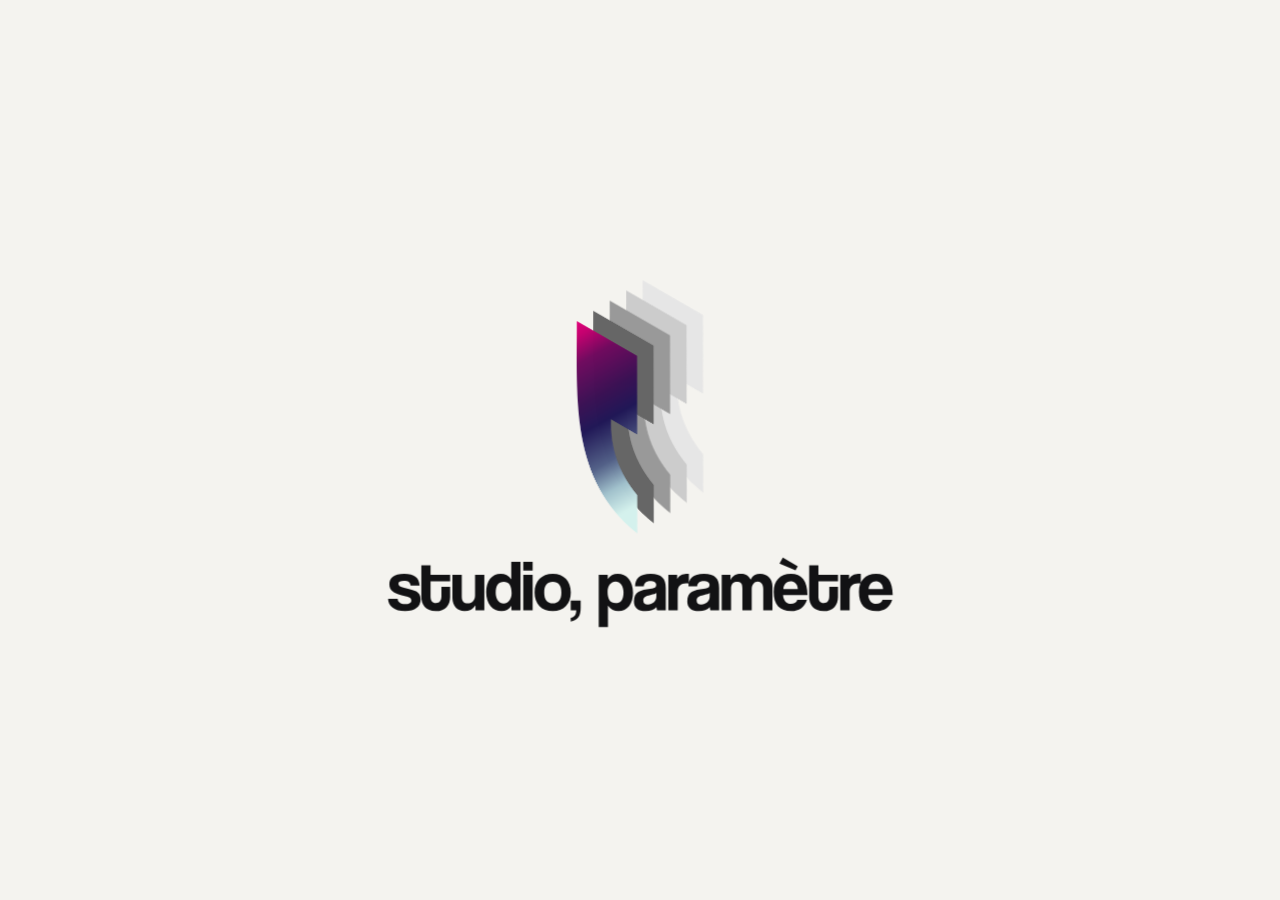
<file: index.html>
<!DOCTYPE html>
<html lang="fr">
<head>
<meta charset="UTF-8">
<meta http-equiv="Content-Security-Policy" content="default-src 'self'; script-src 'self'; style-src 'self' 'unsafe-inline'; img-src 'self' data: blob:; font-src 'self'; connect-src 'self'; object-src 'none'; base-uri 'self'; form-action 'none'">
<meta name="referrer" content="strict-origin-when-cross-origin">
<meta name="viewport" content="width=device-width, initial-scale=1, viewport-fit=cover">
<title>studio, paramètre</title>
<meta name="description" content="Studio Paramètre conçoit des scénographies d’exposition, du conseil spatial et des aménagements d’espace. Muséographie, théâtre.">
<meta name="theme-color" content="#f4f3ef">
<meta property="og:title" content="studio, paramètre">
<meta property="og:description" content="Scénographie d’exposition, conseil spatial, aménagement d’espace.">
<meta property="og:type" content="website">
<meta property="og:locale" content="fr_FR">
<meta property="og:image" content="https://studioparametre.xyz/img/og.png">
<meta name="twitter:card" content="summary_large_image">
<link rel="icon" href="favicon.svg" type="image/svg+xml">
<link rel="stylesheet" href="assets/commun/base.css?v=048a54d5">
<link rel="stylesheet" href="assets/easy/a.css?v=048a54d5">
</head>
<body>

<!-- le dégradé du logo, relevé sur le fichier officiel -->
<svg class="defs" aria-hidden="true" focusable="false"><defs>
  <linearGradient id="gel" x1="0" y1="0" x2="0.16" y2="1">
    <stop offset="0"    stop-color="#e2007b"/>
    <stop offset="0.07" stop-color="#c60270"/>
    <stop offset="0.20" stop-color="#720c60"/>
    <stop offset="0.40" stop-color="#3c1355"/>
    <stop offset="0.53" stop-color="#221958"/>
    <stop offset="0.73" stop-color="#546289"/>
    <stop offset="0.87" stop-color="#a2c2cd"/>
    <stop offset="1"    stop-color="#d4f1ed"/>
  </linearGradient>
  <!-- le dégradé de la virgule du mot-symbole, sur la hauteur de sa ligne -->
  <linearGradient id="gel-v" gradientUnits="userSpaceOnUse" x1="0" y1="0" x2="0" y2="1000">
    <stop offset="0"    stop-color="#e2007b"/>
    <stop offset="0.35" stop-color="#720c60"/>
    <stop offset="0.60" stop-color="#221958"/>
    <stop offset="0.85" stop-color="#7b93ab"/>
    <stop offset="1"    stop-color="#d4f1ed"/>
  </linearGradient>
</defs></svg>

<main id="app" data-view="intro">

  <header class="head" id="head">
    <div class="brand" id="brand">
      <a class="brand__home" href="#" aria-label="studio, paramètre — accueil"><svg data-glyph="4" aria-hidden="true" focusable="false"></svg><svg class="mark" viewBox="0 0 2553 1000" aria-hidden="true" focusable="false"><path d="M 447,524 C 440,418 376,362 234,362 84,362 27,425 27,508 c 0,44 16,82 62,111 35,22 81,36 164,56 42,10 79,21 79,56 0,37 -41,51 -87,51 -63,0 -102,-27 -102,-73 H 9 c 2,100 86,171 237,171 140,0 215,-61 215,-163 0,-64 -29,-98 -81,-119 -38,-15 -91,-26 -147,-42 -53,-15 -80,-27 -80,-56 0,-29 28,-41 77,-41 59,0 85,17 92,65 z m 303.9996,147 c 0,61 -24,96 -76,96 -53,0 -75,-36 -75,-98 V 467 h 272 v -92 h -272 V 242 h -128 v 440 c 0,106 57,198 201,198 139,0 199,-93 199,-197 V 543 h -121 z m 596.9991,196 V 375 h -129 v 284 c 0,65 -35,112 -101,112 -55,0 -83,-30 -83,-92 V 375 H 904.99872 v 324 c 0,108 69,181 166.99998,181 68,0 119,-26 153,-82 v 69 z m 270.0001,-93 c -65,0 -111,-61 -111,-149 0,-101 36,-152 112,-152 72,0 109,53 109,160 0,83 -48,141 -110,141 z m 233,93 V 195 h -128 v 244 c -37,-52 -85,-77 -146,-77 -127,0 -202,105 -202,254 0,166 89,264 213,264 60,0 106,-23 137,-73 l 1,60 z m 170.0007,0 V 375 h -130 v 492 z m 0,-551 V 195 h -130 v 121 z m 280.9994,455 c -79,0 -119,-50 -119,-150 0,-100 40,-149 119,-149 79,0 119,49 119,149 0,100 -40,150 -119,150 z m 0,109 c 153,0 250,-103 250,-259 0,-157 -96,-259 -250,-259 -156,0 -253,103 -253,259 0,153 94,259 253,259 z"/></svg></a><button class="brand__comma" type="button" data-params aria-label="Paramètres — studio et contact (Ctrl + virgule)"><svg class="mark" viewBox="0 0 187 1000" aria-hidden="true" focusable="false"><path d="M 23,1023 C 127,1001 161,947 161,834 V 732 H 23 v 135 h 77 c -1,63 -26,93 -77,106 z"/></svg></button><a class="brand__home" href="#" tabindex="-1" aria-hidden="true"><svg class="mark" viewBox="0 0 4337 1000" aria-hidden="true" focusable="false"><path d="m 478.99922,769 c -72,0 -109,-53 -109,-160 0,-83 48,-141 110,-141 65,0 111,61 111,149 0,101 -36,152 -112,152 z m -104,331 V 803 c 37,52 85,77 146,77 127,0 202,-105 202,-254 0,-166 -89,-264 -213,-264 -60,0 -106,23 -137,73 l -1,-60 h -125 v 725 z M 1047.9999,680 c -1,58 -50.99996,107 -117.99996,107 -41,0 -63,-18 -63,-55 0,-42 24,-63 98,-77 47.99996,-9 70.99996,-16 83.99996,-29 z m 131,187 V 556 c 0,-124 -54,-194 -209.99996,-194 -158,0 -214,71 -216,173 h 121 c 6,-44 30,-73 89,-73 50.99996,0 82.99996,19 82.99996,51 0,34 -18,47 -82.99996,56 -131,18 -226,34 -226,176 0,80 52,135 164,135 66,0 117.99996,-23 148.99996,-57 1,15 4,32 8,44 z M 1346,867 V 611 c 0,-79 39,-119 119,-119 12,0 24,1 36,3 V 362 h -17 c -53,0 -103,6 -146,72 v -59 h -122 v 492 z m 444.999,-187 c -1,58 -51,107 -118,107 -41,0 -63,-18 -63,-55 0,-42 24,-63 98,-77 48,-9 71,-16 84,-29 z m 131,187 V 556 c 0,-124 -54,-194 -210,-194 -158,0 -214,71 -216,173 h 121 c 6,-44 30,-73 89,-73 51,0 83,19 83,51 0,34 -18,47 -83,56 -131,18 -226,34 -226,176 0,80 52,135 164,135 66,0 118,-23 149,-57 1,15 4,32 8,44 z m 741,0 V 526 c 0,-92 -69,-164 -168,-164 -62,0 -106,24 -133,78 -38,-57 -70,-78 -137,-78 -65,0 -111,20 -144,85 v -72 h -122 v 492 h 130 V 568 c 0,-64 27,-96 79,-96 57,0 78,20 78,99 v 296 h 130 V 573 c 0,-60 35,-105 83,-105 46,0 77,42 77,101 v 298 z m 152.9998,-294 c 5,-68 48,-108 100,-108 51,0 99,35 101,108 z m 335,82 c 0,-195 -80,-293 -231,-293 -151,0 -238,98 -238,250 0,178 82,268 246,268 105,0 186,-57 216,-158 h -134 c -9,34 -46,55 -88,55 -64,0 -106,-48 -110,-122 z m -166,-342 31,-55 -207,-121 -47,82 z m 470.0002,358 c 0,61 -24,96 -76,96 -53,0 -75,-36 -75,-98 V 467 h 272 v -92 h -272 V 242 h -128 v 440 c 0,106 57,198 201,198 139,0 199,-93 199,-197 V 543 h -121 z m 283.999,196 V 611 c 0,-79 39,-119 119,-119 12,0 24,1 36,3 V 362 h -17 c -53,0 -103,6 -146,72 v -59 h -122 v 492 z m 263.9986,-294 c 5,-68 48,-108 100,-108 51,0 99,35 101,108 z m 335,82 c 0,-195 -80,-293 -231,-293 -151,0 -238,98 -238,250 0,178 82,268 246,268 105,0 186,-57 216,-158 h -134 c -9,34 -46,55 -88,55 -64,0 -106,-48 -110,-122 z"/></svg></a>
    </div>
  </header>

  <div class="tools">
    <button class="ico tools__x" id="recClose" type="button" aria-label="Fermer le projet"></button>
    <span data-mode-switch></span>
    <a class="ico" data-mail aria-label="Écrire au studio"></a>
  </div>

  <div class="scene" id="scene">
    <div class="deck" id="deck" role="group" aria-label="Projets du studio"></div>
  </div>

  <!-- l'accueil : le logo officiel, tuiles et mot empilés -->
  <div class="hero" id="hero" aria-hidden="true">
    <span class="hero__mark"><svg class="mark" viewBox="0 0 7016 1000" aria-hidden="true" focusable="false"><path d="M 447,524 C 440,418 376,362 234,362 84,362 27,425 27,508 c 0,44 16,82 62,111 35,22 81,36 164,56 42,10 79,21 79,56 0,37 -41,51 -87,51 -63,0 -102,-27 -102,-73 H 9 c 2,100 86,171 237,171 140,0 215,-61 215,-163 0,-64 -29,-98 -81,-119 -38,-15 -91,-26 -147,-42 -53,-15 -80,-27 -80,-56 0,-29 28,-41 77,-41 59,0 85,17 92,65 z m 302.9996,147 c 0,61 -24,96 -76,96 -53,0 -75,-36 -75,-98 V 467 h 272 v -92 h -272 V 242 h -128 v 440 c 0,106 57,198 201,198 139,0 199,-93 199,-197 V 543 h -121 z m 595.9991,196 V 375 h -129 v 284 c 0,65 -35,112 -101,112 -55,0 -83,-30 -83,-92 V 375 H 902.99872 v 324 c 0,108 69,181 166.99998,181 68,0 119,-26 153,-82 v 69 z m 269.0001,-93 c -65,0 -111,-61 -111,-149 0,-101 36,-152 112,-152 72,0 109,53 109,160 0,83 -48,141 -110,141 z m 233,93 V 195 h -128 v 244 c -37,-52 -85,-77 -146,-77 -127,0 -202,105 -202,254 0,166 89,264 213,264 60,0 106,-23 137,-73 l 1,60 z m 169.0007,0 V 375 h -130 v 492 z m 0,-551 V 195 h -130 v 121 z m 279.9994,455 c -79,0 -119,-50 -119,-150 0,-100 40,-149 119,-149 79,0 119,49 119,149 0,100 -40,150 -119,150 z m 0,109 c 153,0 250,-103 250,-259 0,-157 -96,-259 -250,-259 -156,0 -253,103 -253,259 0,153 94,259 253,259 z m 248.9994,143 c 104,-22 138,-76 138,-189 V 732 h -138 v 135 h 77 c -1,63 -26,93 -77,106 z m 620.9995,-254 c -72,0 -109,-53 -109,-160 0,-83 48,-141 110,-141 65,0 111,61 111,149 0,101 -36,152 -112,152 z m -104,331 V 803 c 37,52 85,77 146,77 127,0 202,-105 202,-254 0,-166 -89,-264 -213,-264 -60,0 -106,23 -137,73 l -1,-60 h -125 v 725 z m 672.0007,-420 c -1,58 -51,107 -118,107 -41,0 -63,-18 -63,-55 0,-42 24,-63 98,-77 48,-9 71,-16 84,-29 z m 131,187 V 556 c 0,-124 -54,-194 -210,-194 -158,0 -214,71 -216,173 h 121 c 6,-44 30,-73 89,-73 51,0 83,19 83,51 0,34 -18,47 -83,56 -131,18 -226,34 -226,176 0,80 52,135 164,135 66,0 118,-23 149,-57 1,15 4,32 8,44 z m 166,0 V 611 c 0,-79 39,-119 119,-119 12,0 24,1 36,3 V 362 h -17 c -53,0 -103,6 -146,72 v -59 h -122 v 492 z m 443.9991,-187 c -1,58 -51,107 -118,107 -41,0 -63,-18 -63,-55 0,-42 24,-63 98,-77 48,-9 71,-16 84,-29 z m 131,187 V 556 c 0,-124 -54,-194 -210,-194 -158,0 -214,71 -216,173 h 121 c 6,-44 30,-73 89,-73 51,0 83,19 83,51 0,34 -18,47 -83,56 -131,18 -226,34 -226,176 0,80 52,135 164,135 66,0 118,-23 149,-57 1,15 4,32 8,44 z m 740,0 V 526 c 0,-92 -69,-164 -168,-164 -62,0 -106,24 -133,78 -38,-57 -70,-78 -137,-78 -65,0 -111,20 -144,85 v -72 h -122 v 492 h 130 V 568 c 0,-64 27,-96 79,-96 57,0 78,20 78,99 v 296 h 130 V 573 c 0,-60 35,-105 83,-105 46,0 77,42 77,101 v 298 z m 151.9995,-294 c 5,-68 48,-108 100,-108 51,0 99,35 101,108 z m 335,82 c 0,-195 -80,-293 -231,-293 -151,0 -238,98 -238,250 0,178 82,268 246,268 105,0 186,-57 216,-158 h -134 c -9,34 -46,55 -88,55 -64,0 -106,-48 -110,-122 z m -166,-342 31,-55 -207,-121 -47,82 z m 469.0005,358 c 0,61 -24,96 -76,96 -53,0 -75,-36 -75,-98 V 467 h 272 v -92 h -272 V 242 h -128 v 440 c 0,106 57,198 201,198 139,0 199,-93 199,-197 V 543 h -121 z m 282.999,196 V 611 c 0,-79 39,-119 119,-119 12,0 24,1 36,3 V 362 h -17 c -53,0 -103,6 -146,72 v -59 h -122 v 492 z m 262.9985,-294 c 5,-68 48,-108 100,-108 51,0 99,35 101,108 z m 335,82 c 0,-195 -80,-293 -231,-293 -151,0 -238,98 -238,250 0,178 82,268 246,268 105,0 186,-57 216,-158 h -134 c -9,34 -46,55 -88,55 -64,0 -106,-48 -110,-122 z"/></svg></span>
  </div>

  <!-- téléphone : le bandeau qui reste en haut d'une fiche -->
  <div class="band" id="band" aria-hidden="true"></div>

  <!-- téléphone : l'index en réglette graduée, qu'on fait glisser du pouce -->
  <div class="rule" id="rule" aria-label="Index des projets">
    <div class="rule__view" aria-hidden="true"><div class="rule__titles" id="ruleTitles"></div></div>
    <div class="rule__sc" id="ruleSc" role="listbox" tabindex="0" aria-label="Choisir un projet"></div>
    <i class="rule__mark" aria-hidden="true"></i>
  </div>

  <!-- l'index : les onze projets, lisibles d'un coup d'œil -->
  <nav class="idx" id="idx" aria-label="Index des projets"><ol id="idxList"></ol></nav>

  <article class="rec" id="rec">
    <div class="rec__scroll" id="recScroll">
      <div class="rec__text">
        <p class="rec__n num" id="recN"></p>
        <!-- le titre entre deux filets ; dessous le lieu, les artistes, l'année,
             puis ce que le studio a fait, en mots-clés -->
        <div class="rec__t"><h1 class="rec__t__in" id="recT"></h1></div>
        <p class="rec__meta" id="recM"></p>
        <p class="rec__kw" id="recX"></p>
      </div>
      <div class="reel" id="reelWrap">
        <button class="reel__arw reel__arw--l" id="reelPrev" type="button" aria-label="Visuels précédents"><svg viewBox="0 0 24 24" aria-hidden="true"><path d="M15 4 7 12l8 8"/></svg></button>
        <div class="reel__track" id="reel"></div>
        <button class="reel__arw reel__arw--r" id="reelNext" type="button" aria-label="Visuels suivants"><svg viewBox="0 0 24 24" aria-hidden="true"><path d="M9 4l8 8-8 8"/></svg></button>
      </div>
    </div>
    <!-- les projets qui partagent le mot-clé ouvert -->
    <nav class="rel" id="rel" aria-label="Projets liés"><div class="rel__sc" id="relSc"></div></nav>
  </article>

</main>

<noscript>
  <p class="nojs">studio, paramètre — scénographie, muséographie, agencement d’espace. Écrire : stu.parametre [arobase] gmail.com</p>
</noscript>

<script type="module" src="assets/commun/logo.js?v=048a54d5"></script>
<script type="module" src="assets/commun/params.js?v=048a54d5"></script>
<script type="module" src="assets/easy/a.js?v=048a54d5"></script>
</body>
</html>
</file>
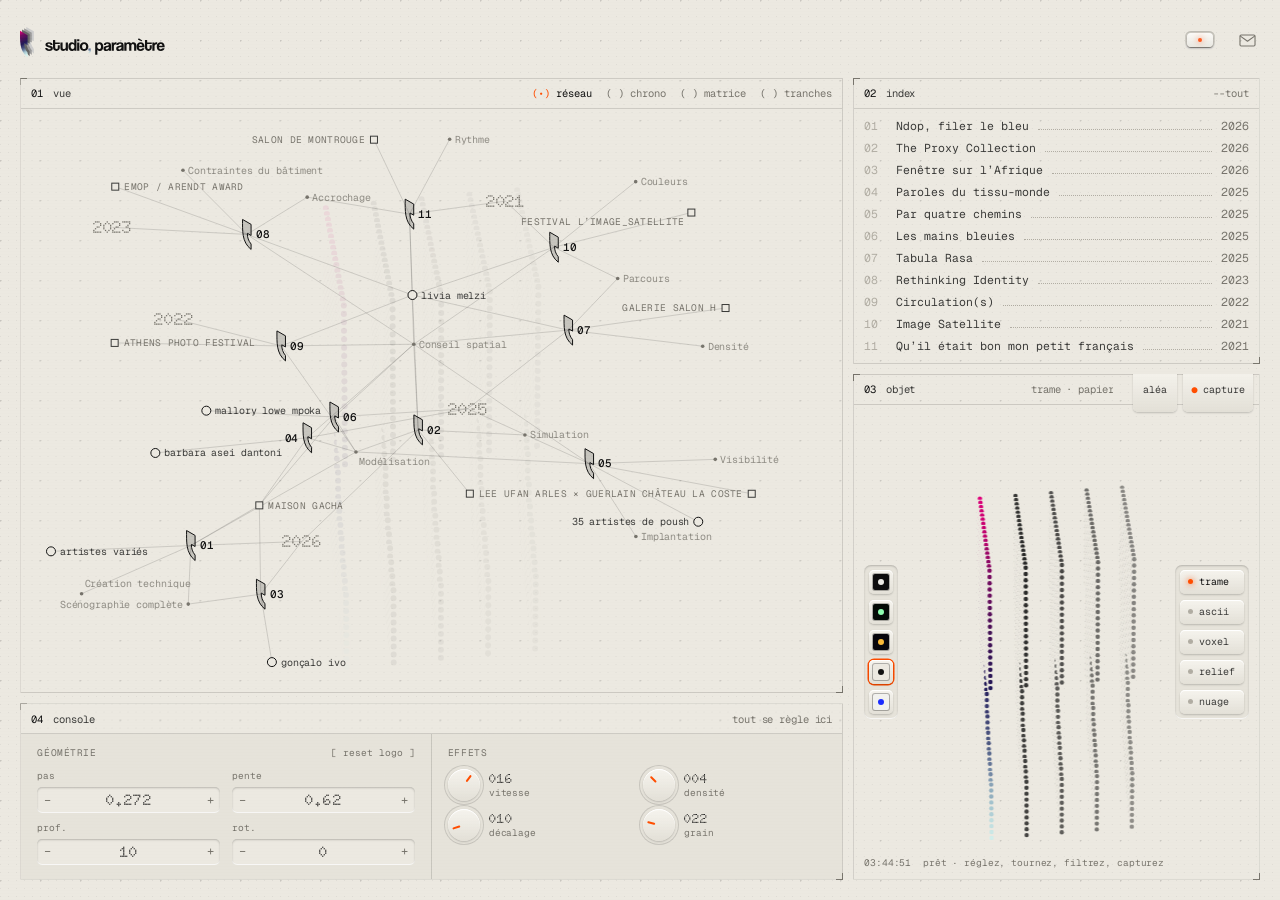
<file: hard/index.html>
<!DOCTYPE html>
<html lang="fr" data-mode="hard" data-pal="papier">
<head>
<meta charset="UTF-8">
<meta http-equiv="Content-Security-Policy" content="default-src 'self'; script-src 'self'; style-src 'self' 'unsafe-inline'; img-src 'self' data: blob:; font-src 'self'; connect-src 'self'; object-src 'none'; base-uri 'self'; form-action 'none'">
<meta name="referrer" content="strict-origin-when-cross-origin">
<meta name="viewport" content="width=device-width, initial-scale=1, viewport-fit=cover">
<title>studio, paramètre — paramétrage</title>
<meta name="description" content="Studio Paramètre conçoit des scénographies d’exposition, du conseil spatial et des aménagements d’espace. Muséographie, théâtre.">
<meta name="theme-color" content="#ece9e1">
<meta property="og:title" content="studio, paramètre">
<meta property="og:description" content="Scénographie d’exposition, conseil spatial, aménagement d’espace.">
<meta property="og:image" content="https://studioparametre.xyz/img/og.png">
<link rel="icon" href="../favicon.svg" type="image/svg+xml">
<link rel="preload" href="../fonts/geist-mono.woff2" as="font" type="font/woff2" crossorigin>
<link rel="preload" href="../fonts/syne.woff2" as="font" type="font/woff2" crossorigin>
<link rel="stylesheet" href="../assets/commun/base.css?v=048a54d5">
<link rel="stylesheet" href="../assets/hard/d.css?v=048a54d5">
</head>
<body>

<svg class="defs" aria-hidden="true" focusable="false"><defs>
  <linearGradient id="gel" x1="0" y1="0" x2="0.16" y2="1">
    <stop offset="0"    stop-color="#e2007b"/>
    <stop offset="0.07" stop-color="#c60270"/>
    <stop offset="0.20" stop-color="#720c60"/>
    <stop offset="0.40" stop-color="#3c1355"/>
    <stop offset="0.53" stop-color="#221958"/>
    <stop offset="0.73" stop-color="#546289"/>
    <stop offset="0.87" stop-color="#a2c2cd"/>
    <stop offset="1"    stop-color="#d4f1ed"/>
  </linearGradient>
  <pattern id="dots" width="4.4" height="4.4" patternUnits="userSpaceOnUse">
    <circle cx="2.2" cy="2.2" r="1" class="dotfill"/>
  </pattern>
  <pattern id="dotsM" width="4.4" height="4.4" patternUnits="userSpaceOnUse">
    <circle cx="2.2" cy="2.2" r="1.75" fill="#fff"/>
  </pattern>
  <mask id="dither" maskUnits="userSpaceOnUse" x="90" y="140" width="120" height="320">
    <rect x="90" y="140" width="120" height="320" fill="url(#dotsM)"/>
  </mask>
  <!-- le dégradé de la virgule du mot-symbole, sur la hauteur de sa ligne -->
  <linearGradient id="gel-v" gradientUnits="userSpaceOnUse" x1="0" y1="0" x2="0" y2="1000">
    <stop offset="0"    stop-color="#e2007b"/>
    <stop offset="0.35" stop-color="#720c60"/>
    <stop offset="0.60" stop-color="#221958"/>
    <stop offset="0.85" stop-color="#7b93ab"/>
    <stop offset="1"    stop-color="#d4f1ed"/>
  </linearGradient>
</defs></svg>

<!-- grain et lignes de balayage, réglés par la console -->
<div class="grain" aria-hidden="true"></div>
<pre class="boot num" id="boot" aria-hidden="true"></pre>

<main class="rig" id="rig" data-boot="on">

  <header class="head">
    <div class="brand" id="brand">
      <a class="brand__home" href="../" aria-label="studio, paramètre — version easy"><svg data-glyph="4" aria-hidden="true" focusable="false"></svg><svg class="mark" viewBox="0 0 2553 1000" aria-hidden="true" focusable="false"><path d="M 447,524 C 440,418 376,362 234,362 84,362 27,425 27,508 c 0,44 16,82 62,111 35,22 81,36 164,56 42,10 79,21 79,56 0,37 -41,51 -87,51 -63,0 -102,-27 -102,-73 H 9 c 2,100 86,171 237,171 140,0 215,-61 215,-163 0,-64 -29,-98 -81,-119 -38,-15 -91,-26 -147,-42 -53,-15 -80,-27 -80,-56 0,-29 28,-41 77,-41 59,0 85,17 92,65 z m 303.9996,147 c 0,61 -24,96 -76,96 -53,0 -75,-36 -75,-98 V 467 h 272 v -92 h -272 V 242 h -128 v 440 c 0,106 57,198 201,198 139,0 199,-93 199,-197 V 543 h -121 z m 596.9991,196 V 375 h -129 v 284 c 0,65 -35,112 -101,112 -55,0 -83,-30 -83,-92 V 375 H 904.99872 v 324 c 0,108 69,181 166.99998,181 68,0 119,-26 153,-82 v 69 z m 270.0001,-93 c -65,0 -111,-61 -111,-149 0,-101 36,-152 112,-152 72,0 109,53 109,160 0,83 -48,141 -110,141 z m 233,93 V 195 h -128 v 244 c -37,-52 -85,-77 -146,-77 -127,0 -202,105 -202,254 0,166 89,264 213,264 60,0 106,-23 137,-73 l 1,60 z m 170.0007,0 V 375 h -130 v 492 z m 0,-551 V 195 h -130 v 121 z m 280.9994,455 c -79,0 -119,-50 -119,-150 0,-100 40,-149 119,-149 79,0 119,49 119,149 0,100 -40,150 -119,150 z m 0,109 c 153,0 250,-103 250,-259 0,-157 -96,-259 -250,-259 -156,0 -253,103 -253,259 0,153 94,259 253,259 z"/></svg></a><button class="brand__comma" type="button" data-params aria-label="Paramètres — studio et contact (Ctrl + virgule)"><svg class="mark" viewBox="0 0 187 1000" aria-hidden="true" focusable="false"><path d="M 23,1023 C 127,1001 161,947 161,834 V 732 H 23 v 135 h 77 c -1,63 -26,93 -77,106 z"/></svg></button><a class="brand__home" href="../" tabindex="-1" aria-hidden="true"><svg class="mark" viewBox="0 0 4337 1000" aria-hidden="true" focusable="false"><path d="m 478.99922,769 c -72,0 -109,-53 -109,-160 0,-83 48,-141 110,-141 65,0 111,61 111,149 0,101 -36,152 -112,152 z m -104,331 V 803 c 37,52 85,77 146,77 127,0 202,-105 202,-254 0,-166 -89,-264 -213,-264 -60,0 -106,23 -137,73 l -1,-60 h -125 v 725 z M 1047.9999,680 c -1,58 -50.99996,107 -117.99996,107 -41,0 -63,-18 -63,-55 0,-42 24,-63 98,-77 47.99996,-9 70.99996,-16 83.99996,-29 z m 131,187 V 556 c 0,-124 -54,-194 -209.99996,-194 -158,0 -214,71 -216,173 h 121 c 6,-44 30,-73 89,-73 50.99996,0 82.99996,19 82.99996,51 0,34 -18,47 -82.99996,56 -131,18 -226,34 -226,176 0,80 52,135 164,135 66,0 117.99996,-23 148.99996,-57 1,15 4,32 8,44 z M 1346,867 V 611 c 0,-79 39,-119 119,-119 12,0 24,1 36,3 V 362 h -17 c -53,0 -103,6 -146,72 v -59 h -122 v 492 z m 444.999,-187 c -1,58 -51,107 -118,107 -41,0 -63,-18 -63,-55 0,-42 24,-63 98,-77 48,-9 71,-16 84,-29 z m 131,187 V 556 c 0,-124 -54,-194 -210,-194 -158,0 -214,71 -216,173 h 121 c 6,-44 30,-73 89,-73 51,0 83,19 83,51 0,34 -18,47 -83,56 -131,18 -226,34 -226,176 0,80 52,135 164,135 66,0 118,-23 149,-57 1,15 4,32 8,44 z m 741,0 V 526 c 0,-92 -69,-164 -168,-164 -62,0 -106,24 -133,78 -38,-57 -70,-78 -137,-78 -65,0 -111,20 -144,85 v -72 h -122 v 492 h 130 V 568 c 0,-64 27,-96 79,-96 57,0 78,20 78,99 v 296 h 130 V 573 c 0,-60 35,-105 83,-105 46,0 77,42 77,101 v 298 z m 152.9998,-294 c 5,-68 48,-108 100,-108 51,0 99,35 101,108 z m 335,82 c 0,-195 -80,-293 -231,-293 -151,0 -238,98 -238,250 0,178 82,268 246,268 105,0 186,-57 216,-158 h -134 c -9,34 -46,55 -88,55 -64,0 -106,-48 -110,-122 z m -166,-342 31,-55 -207,-121 -47,82 z m 470.0002,358 c 0,61 -24,96 -76,96 -53,0 -75,-36 -75,-98 V 467 h 272 v -92 h -272 V 242 h -128 v 440 c 0,106 57,198 201,198 139,0 199,-93 199,-197 V 543 h -121 z m 283.999,196 V 611 c 0,-79 39,-119 119,-119 12,0 24,1 36,3 V 362 h -17 c -53,0 -103,6 -146,72 v -59 h -122 v 492 z m 263.9986,-294 c 5,-68 48,-108 100,-108 51,0 99,35 101,108 z m 335,82 c 0,-195 -80,-293 -231,-293 -151,0 -238,98 -238,250 0,178 82,268 246,268 105,0 186,-57 216,-158 h -134 c -9,34 -46,55 -88,55 -64,0 -106,-48 -110,-122 z"/></svg></a>
    </div>
    <div class="tools">
      <span data-mode-switch></span>
      <a class="ico" data-mail aria-label="Écrire au studio"></a>
    </div>
  </header>

  <section class="mod m01" id="viewTop" style="--d:0">
    <header class="mod__h">
      <span class="mod__n num">01</span><span class="mod__t">vue</span>
      <span class="tabs" role="tablist">
        <button type="button" role="tab" data-v="net" aria-selected="true">réseau</button>
        <button type="button" role="tab" data-v="chrono" aria-selected="false">chrono</button>
        <button type="button" role="tab" data-v="matrice" aria-selected="false">matrice</button>
        <button type="button" role="tab" data-v="strates" aria-selected="false">tranches</button>
      </span>
    </header>
    <div class="mod__b" id="viewBox"><canvas class="echo" id="echo" aria-hidden="true"></canvas><svg class="view" id="view" aria-label="Les projets et leurs liaisons"></svg>
      <!-- le titre du projet visé, à la verticale sur le bord droit (réseau, chrono, tranches) -->
      <p class="vt" id="vt" aria-hidden="true"></p>
      <!-- tranches : la réglette qu'on parcourt du pouce, comme l'index des contacts -->
      <div class="scrub" id="scrub" role="slider" tabindex="0" aria-label="Choisir une tranche" aria-valuemin="1" aria-valuemax="11"></div>
    </div>
    <!-- téléphone : l'index en téléscripteur, sous la vue -->
    <div class="tick" id="tick" aria-label="Index des projets">
      <div class="tick__tape" aria-hidden="true"><span id="tape"></span></div>
      <div class="tick__sc" id="tickSc"></div>
    </div>
  </section>

  <div class="side">
    <section class="mod m02" style="--d:1">
      <header class="mod__h"><span class="mod__n num">02</span><span class="mod__t">index</span><span class="mod__q num" id="termQ">--tout</span></header>
      <div class="mod__b"><ol class="idx" id="idxList"></ol></div>
    </section>
    <section class="mod m03" style="--d:2">
      <header class="mod__h"><span class="mod__n num">03</span><span class="mod__t">objet</span><span class="mod__q num" id="objT"></span><span class="obj__act" id="objAct"></span></header>
      <div class="mod__b obj" id="objBody"><canvas id="obj" aria-label="Le logo en trois dimensions, rendu selon les réglages. Glisser pour tourner."></canvas><pre class="log num" id="log" aria-live="polite"></pre>
        <div class="ptabs" id="palTabs" role="group" aria-label="Couleurs du site"></div>
        <p class="gesture num" id="gesture" aria-hidden="true"><span>‹ glisser : rendu ›</span><span>toucher : couleurs</span></p>
        <a class="thumb__down" href="#viewTop" aria-label="Descendre vers les projets"><span class="num">projets</span><svg viewBox="0 0 24 24" aria-hidden="true"><path d="M5 9l7 7 7-7"/></svg></a>
      </div>
    </section>
  </div>

  <section class="mod m04" style="--d:3">
    <header class="mod__h"><span class="mod__n num">04</span><span class="mod__t">console</span><span class="mod__q">tout se règle ici</span></header>
    <div class="mod__b console" id="console"></div>
  </section>


  <!-- téléphone : le pied de page, le mot seul à pleine largeur -->
  <footer class="colo" id="colo">
    <p class="colo__word" id="coloWord" aria-hidden="true"><svg class="mark" viewBox="0 0 6778 1000" aria-hidden="true" focusable="false"><path d="M 447,524 C 440,418 376,362 234,362 84,362 27,425 27,508 c 0,44 16,82 62,111 35,22 81,36 164,56 42,10 79,21 79,56 0,37 -41,51 -87,51 -63,0 -102,-27 -102,-73 H 9 c 2,100 86,171 237,171 140,0 215,-61 215,-163 0,-64 -29,-98 -81,-119 -38,-15 -91,-26 -147,-42 -53,-15 -80,-27 -80,-56 0,-29 28,-41 77,-41 59,0 85,17 92,65 z m 288.9996,147 c 0,61 -24,96 -76,96 -53,0 -75,-36 -75,-98 V 467 h 272 v -92 h -272 V 242 h -128 v 440 c 0,106 57,198 201,198 139,0 199,-93 199,-197 V 543 h -121 z m 581.9991,196 V 375 h -129 v 284 c 0,65 -35,112 -101,112 -55,0 -83,-30 -83,-92 V 375 H 874.99872 v 324 c 0,108 69,181 166.99998,181 68,0 119,-26 153,-82 v 69 z m 255.0001,-93 c -65,0 -111,-61 -111,-149 0,-101 36,-152 112,-152 72,0 109,53 109,160 0,83 -48,141 -110,141 z m 233,93 V 195 h -128 v 244 c -37,-52 -85,-77 -146,-77 -127,0 -202,105 -202,254 0,166 89,264 213,264 60,0 106,-23 137,-73 l 1,60 z m 155.0007,0 V 375 h -130 v 492 z m 0,-551 V 195 h -130 v 121 z m 265.9994,455 c -79,0 -119,-50 -119,-150 0,-100 40,-149 119,-149 79,0 119,49 119,149 0,100 -40,150 -119,150 z m 0,109 c 153,0 250,-103 250,-259 0,-157 -96,-259 -250,-259 -156,0 -253,103 -253,259 0,153 94,259 253,259 z m 234.9994,143 c 104,-22 138,-76 138,-189 V 732 h -138 v 135 h 77 c -1,63 -26,93 -77,106 z m 592.9995,-254 c -72,0 -109,-53 -109,-160 0,-83 48,-141 110,-141 65,0 111,61 111,149 0,101 -36,152 -112,152 z m -104,331 V 803 c 37,52 85,77 146,77 127,0 202,-105 202,-254 0,-166 -89,-264 -213,-264 -60,0 -106,23 -137,73 l -1,-60 h -125 v 725 z m 658.0007,-420 c -1,58 -51,107 -118,107 -41,0 -63,-18 -63,-55 0,-42 24,-63 98,-77 48,-9 71,-16 84,-29 z m 131,187 V 556 c 0,-124 -54,-194 -210,-194 -158,0 -214,71 -216,173 h 121 c 6,-44 30,-73 89,-73 51,0 83,19 83,51 0,34 -18,47 -83,56 -131,18 -226,34 -226,176 0,80 52,135 164,135 66,0 118,-23 149,-57 1,15 4,32 8,44 z m 152,0 V 611 c 0,-79 39,-119 119,-119 12,0 24,1 36,3 V 362 h -17 c -53,0 -103,6 -146,72 v -59 h -122 v 492 z m 429.9991,-187 c -1,58 -51,107 -118,107 -41,0 -63,-18 -63,-55 0,-42 24,-63 98,-77 48,-9 71,-16 84,-29 z m 131,187 V 556 c 0,-124 -54,-194 -210,-194 -158,0 -214,71 -216,173 h 121 c 6,-44 30,-73 89,-73 51,0 83,19 83,51 0,34 -18,47 -83,56 -131,18 -226,34 -226,176 0,80 52,135 164,135 66,0 118,-23 149,-57 1,15 4,32 8,44 z m 726,0 V 526 c 0,-92 -69,-164 -168,-164 -62,0 -106,24 -133,78 -38,-57 -70,-78 -137,-78 -65,0 -111,20 -144,85 v -72 h -122 v 492 h 130 V 568 c 0,-64 27,-96 79,-96 57,0 78,20 78,99 v 296 h 130 V 573 c 0,-60 35,-105 83,-105 46,0 77,42 77,101 v 298 z m 137.9995,-294 c 5,-68 48,-108 100,-108 51,0 99,35 101,108 z m 335,82 c 0,-195 -80,-293 -231,-293 -151,0 -238,98 -238,250 0,178 82,268 246,268 105,0 186,-57 216,-158 h -134 c -9,34 -46,55 -88,55 -64,0 -106,-48 -110,-122 z m -166,-342 31,-55 -207,-121 -47,82 z m 455.0005,358 c 0,61 -24,96 -76,96 -53,0 -75,-36 -75,-98 V 467 h 272 v -92 h -272 V 242 h -128 v 440 c 0,106 57,198 201,198 139,0 199,-93 199,-197 V 543 h -121 z m 268.999,196 V 611 c 0,-79 39,-119 119,-119 12,0 24,1 36,3 V 362 h -17 c -53,0 -103,6 -146,72 v -59 h -122 v 492 z m 248.9985,-294 c 5,-68 48,-108 100,-108 51,0 99,35 101,108 z m 335,82 c 0,-195 -80,-293 -231,-293 -151,0 -238,98 -238,250 0,178 82,268 246,268 105,0 186,-57 216,-158 h -134 c -9,34 -46,55 -88,55 -64,0 -106,-48 -110,-122 z"/></svg></p>
    <p class="colo__legal num"><span>© 2026</span><a data-ig>@studio_parametre</a></p>
  </footer>

  <!-- le dossier d'un projet : la trame de la fiche, en version hard -->
  <article class="mod m-rec" id="rec" aria-labelledby="recT">
    <header class="mod__h">
      <span class="mod__n num" id="recN"></span><span class="mod__t">dossier</span>
      <button class="ico rec__x" id="recClose" type="button" aria-label="Fermer le dossier"></button>
    </header>
    <div class="mod__b rec__b" id="recScroll">
      <div class="rec__id">
        <svg class="rec__glyph" id="recGlyph" aria-hidden="true"></svg>
        <div class="rec__head">
          <p class="rec__num num" id="recNum"></p>
          <h1 class="rec__t" id="recT"></h1>
          <div class="adn" id="recAdn" title="Le brin d'ADN du projet : ses mots-clés, une lettre par trait"></div>
        </div>
      </div>
      <dl class="rec__data" id="recM"></dl>
      <div class="reel" id="reelWrap"><div class="reel__track" id="reel"></div></div>
    </div>
  </article>

</main>

<script type="module" src="../assets/commun/logo.js?v=048a54d5"></script>
<script type="module" src="../assets/commun/params.js?v=048a54d5"></script>
<script type="module" src="../assets/hard/d.js?v=048a54d5"></script>
</body>
</html>
</file>
<file: assets/commun/base.css>
@import url('fonts.css?v=048a54d5');
/* studio, paramètre — socle commun aux maquettes A et C
   Registre clair : le papier du logo officiel, le white cube.
   Le mot-symbole est dessiné en SVG (03/11) : sa licence Coolvetica
   ne permet pas de servir la police sur le web. Les tracés sont
   tirés de la police (Ressources_site/mot-symbole/), à la même
   chasse, au même approche et sur la même ligne de base.        */

@font-face { font-family: 'Geist'; src: url('../../fonts/geist.woff2') format('woff2'); font-weight: 300 700; font-display: swap; }
@font-face { font-family: 'Geist Mono'; src: url('../../fonts/geist-mono.woff2') format('woff2'); font-weight: 300 600; font-display: swap; }
@font-face { font-family: 'Doto'; src: url('../../fonts/doto.woff2') format('woff2'); font-weight: 400 900; font-display: swap; }
@font-face {
  font-family: 'Inter';
  src: url('../../fonts/inter-var.woff2') format('woff2');
  font-weight: 100 900;
  font-display: swap;
}

:root {
  --paper: #f4f3ef;
  --paper-2: #ebeae5;     /* cases de réserve, survols */
  --ink: #121214;
  --ink-2: #3f3f45;
  --ink-3: #6b6b72;       /* 4,8:1 sur le papier */
  --line: rgba(18, 18, 20, 0.13);
  --line-2: rgba(18, 18, 20, 0.28);

  --sans: 'Inter', -apple-system, BlinkMacSystemFont, 'Helvetica Neue', Arial, sans-serif;

  /* la voix typographique : voir maquettes/typo.html et fonts.css (?type=…) */
  --title: 'Satoshi', var(--sans);
  --title-w: 500;
  --title-ls: -0.03em;
  --title-k: 1;
  --title-wd: 100%;
  --text: 'Satoshi', var(--sans);
  --meta: 'Satoshi', var(--sans);
  --mono: 'Geist Mono', ui-monospace, monospace;

  --pad: clamp(16px, 3.2vw, 52px);
  --ui: 200ms cubic-bezier(0.22, 1, 0.36, 1);
  --out: cubic-bezier(0.22, 1, 0.36, 1);
}

*, *::before, *::after { margin: 0; padding: 0; box-sizing: border-box; }

body {
  background: var(--paper);
  color: var(--ink);
  font-family: var(--text);
  font-size: 15px;
  line-height: 1.55;
  font-feature-settings: 'ss01', 'cv05', 'cv11';
  -webkit-font-smoothing: antialiased;
  text-rendering: optimizeLegibility;
}
a { color: inherit; text-decoration: none; }
img { display: block; max-width: 100%; }
button { font: inherit; color: inherit; background: none; border: 0; cursor: pointer; }
::selection { background: var(--ink); color: var(--paper); }
:focus-visible { outline: 1px solid var(--ink); outline-offset: 4px; }
.defs { position: absolute; width: 0; height: 0; }
.num { font-variant-numeric: tabular-nums; }

/* ── le mot-symbole, tuiles devant, texte à la suite ─────── */
/* le mot-symbole dessiné : une ligne de 1em, la ligne de base au même
   endroit que le texte qu'il remplace ; les jambages dépassent */
.mark { display: block; height: 1em; width: auto; overflow: visible; fill: currentColor; }
/* La virgule du mot-symbole est un bouton : elle ouvre les
   Paramètres, comme Ctrl + , dans les logiciels. Elle porte
   le dégradé du logo pour se signaler, sans rien ajouter. */
.brand__home { display: inline-flex; align-items: flex-end; gap: 0.5em; white-space: pre; }
.brand__comma {
  position: relative;
  padding: 0;
  font: inherit;
  line-height: 1;
  cursor: pointer;
  transition: transform 260ms var(--out);
}
.brand__comma .mark { fill: url(#gel-v); }
.brand__comma::before { content: ''; position: absolute; inset: -16px -14px -14px; }
.brand__comma:hover { transform: translateY(1px) scale(1.25); }

.brand {
  display: inline-flex;
  align-items: flex-end;
  gap: 0;
  font-size: 17px;
  line-height: 1;
  letter-spacing: -0.02em;
  white-space: nowrap;
}
.brand svg[data-glyph] { height: 1.8em; width: auto; overflow: visible; flex: none; margin-bottom: -0.24em; margin-right: 0.1em; }

/* ── la touche de clavier : Ctrl + , ─────────────────────── */
.key {
  display: inline-flex;
  align-items: center;
  gap: 4px;
  min-height: 44px;
  min-width: 44px;
  justify-content: center;
  color: var(--ink-3);
  transition: color var(--ui);
}
.key kbd {
  display: inline-grid;
  place-items: center;
  min-width: 24px;
  height: 24px;
  padding: 0 6px;
  font-family: var(--sans);
  font-size: 11px;
  font-weight: 500;
  letter-spacing: 0.02em;
  border: 1px solid var(--line-2);
  border-bottom-width: 2px;
  border-radius: 4px;
  background: var(--paper);
  transition: border-color var(--ui), transform var(--ui);
}
.key kbd.comma { font-size: 15px; line-height: 1; padding-bottom: 5px; }
.key:hover { color: var(--ink); }
.key:hover kbd { border-color: var(--ink-3); }
.key:active kbd { transform: translateY(1px); border-bottom-width: 1px; }
/* au doigt, la touche Ctrl n'a pas de sens : seule la virgule reste */
@media (hover: none) { .key .ctrl { display: none; } }

.ico {
  display: grid;
  place-items: center;
  width: 44px;
  height: 44px;
  color: var(--ink-3);
  transition: color var(--ui);
}
.ico:hover { color: var(--ink); }
.ico svg { width: 19px; height: 19px; fill: none; stroke: currentColor; stroke-width: 1.4; stroke-linejoin: round; stroke-linecap: round; }

/* ══ panneau Paramètres ═══════════════════════════════════
   Pas un tiroir plein qui s'installe : un voile. La page reste
   visible dessous, floutée, et le contenu se pose ligne à ligne
   sans cadre, sans bord, sans aplat.                           */

.prm {
  position: fixed;
  inset: 0;
  z-index: 100;
  visibility: hidden;
  pointer-events: none;
  transition: visibility 0s linear 520ms;
}
.prm.is-on { visibility: visible; pointer-events: auto; transition: none; }
.prm__veil {
  position: absolute;
  inset: 0;
  background: rgba(244, 243, 239, 0.58);
  -webkit-backdrop-filter: blur(46px) saturate(1.15);
  backdrop-filter: blur(46px) saturate(1.15);
  opacity: 0;
  transition: opacity 520ms var(--out);
}
.prm.is-on .prm__veil { opacity: 1; }

.prm__win {
  position: absolute;
  top: 0;
  right: 0;
  bottom: 0;
  width: min(440px, 100%);
  display: flex;
  flex-direction: column;
  padding: 0 var(--pad) 0 0;
  overflow: auto;
  overscroll-behavior: contain;
  scrollbar-width: none;
}
.prm__win::-webkit-scrollbar { display: none; }

/* chaque bloc se pose à son tour, en fondu, sans masse */
.prm__win > :not(dl), .prm__row {
  opacity: 0;
  transform: translateY(10px);
  transition: opacity 260ms var(--out), transform 260ms var(--out);
}
.prm.is-on .prm__win > :not(dl), .prm.is-on .prm__row {
  opacity: 1;
  transform: none;
  transition: opacity 620ms var(--out), transform 720ms var(--out);
  transition-delay: calc(var(--d, 0) * 70ms + 90ms);
}
.prm__logo { --d: 1; }
.prm__row:nth-child(1) { --d: 2; }
.prm__row:nth-child(2) { --d: 3; }
.prm__row:nth-child(3) { --d: 4; }
.prm__row:nth-child(4) { --d: 5; }
.prm__foot { --d: 6; }
.prm__lgw { --d: 7; }

.prm__bar {
  display: flex;
  align-items: center;
  justify-content: space-between;
  gap: 12px;
  padding: var(--pad) 0 0 26px;
  margin-right: -10px;
}
.prm__bar h2 { font-size: 12px; font-weight: 400; color: var(--ink-3); letter-spacing: 0.01em; }
.prm__bar .key { display: none; }

.prm__logo { padding: 48px 0 34px 26px; }
.prm__logo > svg { display: block; height: 58px; width: auto; }
.prm__logo p { margin-top: 10px; font-size: 21px; line-height: 1; }

/* chaque réglage : une étiquette à gauche, sa valeur à droite */
.prm__row {
  display: grid;
  grid-template-columns: 84px 1fr;
  gap: 16px;
  padding: 17px 0 17px 26px;
  border-top: 1px solid rgba(18, 18, 20, 0.07);
}
.prm__row dt { padding-top: 2px; font-size: 11px; color: var(--ink-3); }
.prm__row dd { font-size: 14px; line-height: 1.55; color: var(--ink-2); }
.prm__row dd.lead { color: var(--ink); font-size: 15.5px; line-height: 1.45; letter-spacing: -0.01em; }
.prm__row ul { list-style: none; }
.prm__row li + li { margin-top: 2px; }
.prm__row li.more { color: var(--ink-3); }
.prm__chan { display: flex; gap: 2px; margin: -12px 0 -12px -12px; }
.prm__foot {
  margin-top: auto;
  display: flex;
  flex-wrap: wrap;
  justify-content: space-between;
  gap: 6px 16px;
  padding: 26px 0 6px 26px;
  font-size: 11px;
  color: var(--ink-3);
}
.prm__hint kbd { font-family: var(--mono); font-size: 10px; padding: 1px 5px; border: 1px solid var(--line-2); border-radius: 3px; }
@media (hover: none) { .prm__hint { display: none; } }
.prm__lgw { padding: 0 0 22px 26px; font-size: 11px; color: var(--ink-3); }
.prm__lg {
  text-decoration: underline;
  text-decoration-color: var(--line-2);
  text-underline-offset: 3px;
}
.prm__lg:hover, .prm__lg[aria-expanded='true'] { color: var(--ink-2); }
/* sur la grille des réglages, en petit : on la consulte, on ne la lit pas */
.prm__legal {
  display: grid;
  grid-template-columns: 84px 1fr;
  gap: 10px 16px;
  padding-top: 18px;
  line-height: 1.6;
}
.prm__legal[hidden] { display: none; }
.prm__legal dt { color: var(--ink-3); }
.prm__legal dd { color: var(--ink-2); }
.prm__legal a { color: inherit; }
/* le bâtisseur signe d'un pixel, à sa couleur, qui respire */
.px {
  display: inline-block;
  width: 5px;
  height: 5px;
  margin-left: 7px;
  vertical-align: 0.05em;
  background: #d97757;
  animation: px 2.6s steps(6, end) infinite;
}
@keyframes px { 0%, 100% { opacity: 1; } 50% { opacity: 0.25; } }
@media (prefers-reduced-motion: reduce) { .px { animation: none; } }

@media (max-width: 640px) {
  .prm__win { width: 100%; padding: 0 var(--pad); }
  .prm__bar, .prm__logo, .prm__row, .prm__foot, .prm__lgw { padding-left: 0; }
  .prm__row { grid-template-columns: 1fr; gap: 6px; }
  .prm__legal { grid-template-columns: 1fr; gap: 2px; }
  .prm__legal dd + dt { margin-top: 8px; }
  .prm__logo { padding-top: 34px; padding-bottom: 24px; }
  .prm__logo > svg { height: 50px; }
}

@media (prefers-reduced-motion: reduce) {
  .prm__veil, .prm__win > *, .prm__row { transition: none !important; }
}

/* ── ce qui bouge derrière le voile ──────────────────────── */
.prm__drift { position: absolute; inset: 0; overflow: hidden; opacity: 0; transition: opacity 900ms var(--out); }
.prm.is-on .prm__drift { opacity: 1; }
.drift {
  position: absolute;
  left: var(--x);
  top: var(--y);
  height: var(--h);
  aspect-ratio: 81.8 / 286.9;
  animation: drift var(--t) cubic-bezier(0.45, 0, 0.55, 1) infinite alternate;
  animation-delay: var(--dl);
  animation-play-state: paused;
}
.prm.is-on .drift { animation-play-state: running; }
.drift svg { width: 100%; height: 100%; display: block; overflow: visible; }
.drift--0 { --x: 18vw; --y: 6vh;  --h: 92vh; --t: 23s; --dl: -4s;  --dx: 16vw; --dy: 6vh;  --r: -14deg; }
.drift--1 { --x: 34vw; --y: -8vh; --h: 70vh; --t: 29s; --dl: -11s; --dx: -12vw; --dy: 18vh; --r: 22deg; }
.drift--2 { --x: 4vw;  --y: 30vh; --h: 64vh; --t: 34s; --dl: -7s;  --dx: 22vw; --dy: -14vh; --r: -30deg; }
.drift--3 { --x: 48vw; --y: 34vh; --h: 58vh; --t: 26s; --dl: -17s; --dx: -18vw; --dy: -10vh; --r: 18deg; }
.drift--4 { --x: 60vw; --y: 2vh;  --h: 50vh; --t: 38s; --dl: -2s;  --dx: -8vw; --dy: 22vh; --r: -12deg; }
@keyframes drift {
  from { transform: translate(0, 0) rotate(0deg) scale(1); }
  to   { transform: translate(var(--dx), var(--dy)) rotate(var(--r)) scale(1.12); }
}
@media (prefers-reduced-motion: reduce) { .drift { animation: none; } }

/* ── « paramétrage » : un bouton creusé dans la page ────────
   Une petite touche dans un logement, un voyant, une étiquette.
   Éteint en easy ; allumé en hard. */
.tek {
  display: inline-flex;
  align-items: center;
  gap: 9px;
  min-height: 44px;
  padding: 0 6px;
  font-family: var(--mono);
  font-size: 10.5px;
  letter-spacing: 0.02em;
  color: var(--ink-3);
  transition: color var(--ui);
}
.tek:hover { color: var(--ink); }
/* le logement */
.tek__key {
  position: relative;
  width: 30px;
  height: 18px;
  border-radius: 6px;
  background: var(--paper-2);
  box-shadow: inset 0 1px 2px rgba(0, 0, 0, 0.22), inset 0 -1px 0 rgba(255, 255, 255, 0.7);
}
/* la touche, posée dans son logement */
.tek__key::after {
  content: '';
  position: absolute;
  inset: 2px;
  border-radius: 4px;
  background: linear-gradient(#fbfaf7, #e9e8e2);
  box-shadow: 0 1px 1.5px rgba(0, 0, 0, 0.2), inset 0 1px 0 #fff;
  transition: transform 110ms ease-out, box-shadow 110ms ease-out;
}
.tek:hover .tek__key::after { transform: translateY(0.5px); }
.tek.is-down .tek__key::after, .tek:active .tek__key::after { transform: translateY(1px); box-shadow: 0 0 0 rgba(0, 0, 0, 0), inset 0 1px 1px rgba(0, 0, 0, 0.08); }
.tek__led {
  position: absolute;
  z-index: 1;
  left: 50%;
  top: 50%;
  width: 4px;
  height: 4px;
  margin: -2px 0 0 -2px;
  border-radius: 50%;
  background: #c9c7c0;
  transition: background 160ms linear, box-shadow 160ms linear;
}
.tek.is-on .tek__led, .tek.is-down .tek__led { background: #ff5a1f; box-shadow: 0 0 6px #ff5a1f; }
/* la touche seule, sans étiquette, dans les deux versions. En easy,
   son voyant respire lentement, comme un appareil en veille ; en hard,
   il reste allumé */
.tek__lbl { position: absolute; width: 1px; height: 1px; overflow: hidden; clip-path: inset(50%); white-space: nowrap; }
.tek { padding: 0 7px; }
:root:not([data-mode='hard']) .tek:not(.is-down) .tek__led { animation: veille 3.2s ease-in-out infinite; }
@keyframes veille {
  0%, 100% { background: #cfccc4; box-shadow: 0 0 0 rgba(255, 90, 31, 0); }
  50% { background: #ff7a45; box-shadow: 0 0 5px rgba(255, 90, 31, 0.55); }
}
@media (prefers-reduced-motion: reduce) { .tek__led { animation: none !important; } }
/* en hard, le même bouton, dans un logement sombre */
[data-mode='hard'] .tek__key { background: #060607; box-shadow: inset 0 1px 3px rgba(0, 0, 0, 0.9), inset 0 -1px 0 rgba(255, 255, 255, 0.06); }
[data-mode='hard'] .tek__key::after { background: linear-gradient(#2c2c30, #1b1b1e); box-shadow: 0 1px 2px rgba(0, 0, 0, 0.6), inset 0 1px 0 rgba(255, 255, 255, 0.07); }
[data-mode='hard'][data-pal='papier'] .tek__key, [data-mode='hard'][data-pal='cobalt'] .tek__key { background: var(--paper-2); box-shadow: inset 0 1px 2px rgba(0, 0, 0, 0.22), inset 0 -1px 0 rgba(255, 255, 255, 0.7); }
[data-mode='hard'][data-pal='papier'] .tek__key::after, [data-mode='hard'][data-pal='cobalt'] .tek__key::after { background: linear-gradient(#fbfaf7, #e9e8e2); }

/* le passage d'une version à l'autre : un rideau qui descend */
html.is-leaving-hard::after, html.is-leaving-soft::after {
  content: '';
  position: fixed;
  inset: 0;
  z-index: 1000;
  background: #0c0c0d;
  animation: rideau 420ms cubic-bezier(0.65, 0, 0.35, 1) both;
}
html.is-leaving-soft::after { background: #f4f3ef; }
@keyframes rideau { from { clip-path: inset(0 0 100% 0); } to { clip-path: inset(0 0 0 0); } }
@media (prefers-reduced-motion: reduce) { html.is-leaving-hard::after, html.is-leaving-soft::after { animation: none; } }

/* au téléphone, sur une fiche, la croix de fermeture rejoint les outils :
   le mot-symbole s'efface, les tuiles suffisent à signer */


/* ── la loupe : un visuel agrandi sur place (commun/loupe.js) ──
   Pas une visionneuse plein écran : le visuel grandit depuis sa
   place, deux ou trois fois, et la page passe sous un voile de
   papier. Il se repose à sa place au toucher.                  */
.shot__img:has(img) { cursor: zoom-in; }
.loupe { position: fixed; inset: 0; z-index: 95; overflow: hidden; cursor: zoom-out; outline: none; }
.loupe--pan { overflow: auto; overscroll-behavior: contain; scrollbar-width: none; }
.loupe--pan::-webkit-scrollbar { display: none; }
.loupe__veil { position: fixed; inset: 0; background: color-mix(in srgb, var(--paper) 92%, transparent); opacity: 0; transition: opacity 320ms var(--out); }
.loupe.is-on .loupe__veil { opacity: 1; }
.loupe__stage { position: relative; }
.loupe__fig { position: absolute; margin: 0; transform-origin: 0 0; transition: transform 420ms var(--out); will-change: transform; }
.loupe.is-off .loupe__fig { transition-duration: 320ms; }
.loupe__fig img { width: 100%; height: 100%; }
.loupe__fig figcaption {
  position: absolute;
  left: 0;
  top: 100%;
  padding-top: 10px;
  font-family: var(--meta);
  font-size: 11px;
  color: var(--ink-3);
  white-space: nowrap;
  opacity: 0;
  transition: opacity 200ms linear;
}
/* au doigt, le visuel déborde : la légende reste posée en bas de l'écran */
.loupe__cap {
  position: fixed;
  /* le texte tombe sur la marge de 16 px du téléphone */
  left: 8px;
  bottom: calc(8px + env(safe-area-inset-bottom, 0px));
  padding: 4px 8px;
  background: var(--paper);
  font-family: var(--meta);
  font-size: 11px;
  color: var(--ink-3);
  white-space: nowrap;
  opacity: 0;
  transition: opacity 200ms linear;
}
.loupe.is-on figcaption, .loupe.is-on .loupe__cap { opacity: 1; transition-delay: 280ms; }
.loupe__fig figcaption .num, .loupe__cap .num { color: var(--ink); margin-right: 8px; }
.is-loupe { visibility: hidden; }
</file>
<file: assets/easy/a.css>
/* Maquette A — « Salle blanche »
   Le site d'un seul écran, passé au papier. Le logo officiel
   accueille, se déploie seul en éventail, et l'index des onze
   projets se lit à côté. La scène reste animée par js/motion.js. */

html, body { height: 100%; overflow: hidden; overscroll-behavior: none; }
body { touch-action: manipulation; }

#app { position: fixed; inset: 0; overflow: hidden; }

.scene { position: absolute; inset: 0; perspective: 2600px; }
/* sur tablette, le doigt promène la visée sur l'éventail : la page ne bouge pas avec lui */
[data-mob=''] .scene { touch-action: none; }
.deck { position: absolute; inset: 0; transform-style: preserve-3d; }

.tile {
  position: absolute;
  left: 50%;
  top: 50%;
  width: var(--tw, 90px);
  height: var(--th, 300px);
  margin: calc(var(--th, 300px) / -2) 0 0 calc(var(--tw, 90px) / -2);
  transform-origin: 50% 62%;
  will-change: transform, opacity;
  backface-visibility: hidden;
}
.tile svg { width: 100%; height: 100%; display: block; overflow: visible; }
.tile__gel { fill: url(#gel); }
.tile__hit { fill: transparent; }

/* ── accueil ─────────────────────────────────────────────── */
.hero {
  position: absolute;
  left: 50%;
  top: 0;
  z-index: 30;
  pointer-events: none;
  will-change: transform, opacity;
}
.hero__mark {
  display: block;
  font-size: var(--herofs, 44px);
  line-height: 1;
  white-space: nowrap;
}

/* ── en-tête et outils ───────────────────────────────────── */
.head {
  position: absolute;
  left: var(--pad);
  top: var(--pad);
  z-index: 40;
  height: 44px;
  display: flex;
  align-items: center;
  will-change: transform, opacity;
  opacity: 0;
  pointer-events: none;
}
[data-view='deck'] .head, [data-view='open'] .head { pointer-events: auto; }

.tools {
  position: absolute;
  /* calée au pixel : le bord de l'icône e-mail tombe sur la marge,
     et le centre des icônes sur le milieu de l'œil du mot-symbole */
  right: calc(var(--pad) - 15px);
  top: calc(var(--pad) + 3px);
  z-index: 40;
  display: flex;
  align-items: center;
  opacity: 0;
  transition: opacity 400ms var(--out);
  pointer-events: none;
}
[data-view='deck'] .tools, [data-view='open'] .tools { opacity: 1; pointer-events: auto; }
.tools__x { opacity: 0; pointer-events: none; transition: opacity var(--ui), color var(--ui); }
[data-view='open'] .tools__x { opacity: 1; pointer-events: auto; }

/* ── l'index : diaphane ──────────────────────────────────
   Pas de numéros, pas de filets : des titres en gris clair qui
   flottent à côté de l'éventail. Seul celui qu'on vise prend
   l'encre.                                                     */
.idx {
  position: absolute;
  left: var(--idx-x, 60vw);
  top: var(--idx-y, 30vh);
  width: var(--idx-w, 400px);
  z-index: 25;
  pointer-events: none;
}
[data-view='deck'] .idx { pointer-events: auto; }
.idx ol { list-style: none; }
.idx li {
  opacity: 0;
  transform: translateY(6px);
  transition: opacity 320ms var(--out), transform 420ms var(--out);
}
[data-view='deck'] .idx li {
  opacity: 1;
  transform: none;
  transition-delay: calc(var(--k) * 40ms + 280ms);
}
.idx__r {
  display: flex;
  align-items: baseline;
  gap: 14px;
  width: 100%;
  height: var(--row, 40px);
  padding: 0;
  text-align: left;
  color: #b4b3ae;
  transition: color 280ms var(--out), transform 380ms var(--out);
}
.idx__r .t {
  flex: none;
  max-width: 100%;
  font-family: var(--title);
  font-size: calc(17px * var(--title-k, 1));
  font-weight: var(--title-w);
  letter-spacing: var(--title-ls);
  color: #9d9c97;
  white-space: nowrap;
  overflow: hidden;
  text-overflow: ellipsis;
  transition: color 280ms var(--out);
}
.idx__r.is-on, .idx__r:hover, .idx__r:focus-visible { color: var(--ink-3); transform: translateX(4px); }
.idx__r .l {
  flex: 0 1 auto;
  min-width: 0;
  font-size: 11.5px;
  color: #a9a8a3;
  white-space: nowrap;
  overflow: hidden;
  text-overflow: ellipsis;
  opacity: 0;
  transform: translateX(-4px);
  transition: opacity 260ms var(--out), transform 320ms var(--out);
}
.idx__r.is-on .l, .idx__r:hover .l, .idx__r:focus-visible .l { opacity: 1; transform: none; color: var(--ink-3); }
@media (hover: none) { .idx__r .l { opacity: 1; transform: none; } }
.idx__r.is-on .t, .idx__r:hover .t, .idx__r:focus-visible .t { color: var(--ink); }
.idx--tight .idx__r .t { font-size: calc(14.5px * var(--title-k, 1)); }
.idx__r .l, .rec__n, .rec__meta { font-family: var(--meta); }

/* ══ fiche projet ═════════════════════════════════════════ */

.rec { position: absolute; inset: 0; z-index: 20; pointer-events: none; }
.rec__scroll { display: contents; }
[data-view='open'] .rec__text,
[data-view='open'] .rec__scroll,
[data-view='open'] .reel { pointer-events: auto; }

.rec__text {
  position: absolute;
  left: var(--rec-x, 30vw);
  top: var(--rec-y, 15vh);
  width: var(--rec-w, 46vw);
  max-height: var(--rec-h, 44vh);
  overflow: hidden auto;
  scrollbar-width: none;
  opacity: 0;
  will-change: opacity;
}
.rec__text::-webkit-scrollbar { display: none; }

.rec__n { font-size: 11px; line-height: 17px; min-height: 17px; color: var(--ink-3); margin-bottom: 10px; will-change: transform, opacity; }

.rec__t {
  position: relative;
  overflow: hidden;
  display: flex;
  align-items: flex-start;
  padding: 0.12em 0 0.16em;
  font-family: var(--title);
  font-stretch: var(--title-wd, 100%);
  font-size: calc(var(--rec-fs, 44px) * var(--title-k, 1));
  font-weight: var(--title-w);
  line-height: 1.02;
  letter-spacing: var(--title-ls);
  text-wrap: balance;
}
.rec__t::before,
.rec__t::after {
  content: '';
  position: absolute;
  left: 0;
  right: 0;
  height: 1px;
  background: var(--ink);
  transform: scaleX(var(--rule, 0));
  transform-origin: left center;
}
/* un filet au-dessus, un filet dessous : le titre est tenu entre deux lignes */
.rec__t::before { top: 0; }
.rec__t::after { bottom: 0; }
.rec__t__in { display: block; flex: 1 1 auto; min-width: 0; font: inherit; will-change: transform; }

.rec__meta {
  margin-top: 14px;
  display: flex;
  flex-wrap: wrap;
  gap: 2px 18px;
  font-size: 12.5px;
  color: var(--ink-3);
  will-change: transform, opacity;
}
.rec__meta b { color: var(--ink); font-weight: 500; }

/* ce que le studio a fait, en cartouches, le rôle en premier et plein :
   la seule voix de la fiche après le titre (03/11). La boîte a la
   hauteur exacte d'une ligne de --kw-fs : le pied du logo s'y cale. */
.rec__kw {
  margin-top: 26px;
  display: flex;
  flex-wrap: wrap;
  gap: 0.3em 0.45em;
  font-family: var(--title);
  font-stretch: var(--title-wd, 100%);
  font-weight: var(--title-w);
  font-size: var(--kw-fs, 17px);
  line-height: 1.25;
  letter-spacing: calc(var(--title-ls) / 2);
  color: var(--ink);
  will-change: transform, opacity;
}
.rec__kw .kw {
  position: relative;
  display: inline-flex;
  align-items: center;
  height: 1.25em;
  padding: 0 0.62em;
  border: 1px solid var(--line-2);
  font: inherit;
  white-space: nowrap;
  transition: border-color var(--ui);
}
.rec__kw .kw > span { font-size: 0.62em; letter-spacing: 0; }
.rec__kw .kw:first-child { background: var(--ink); border-color: var(--ink); color: var(--paper); }
/* partagé avec d'autres projets : combien, en petit */
.rec__kw .kw small { margin-left: 0.6em; font-size: 0.86em; color: var(--ink-3); font-variant-numeric: tabular-nums; }
.rec__kw .kw:first-child small { color: rgba(244, 243, 239, 0.62); }
.kw--link:hover, .kw--link:focus-visible { border-color: var(--ink); }
/* au doigt, la cible déborde le cartouche ; le bloc texte lui garde la
   place, sinon il deviendrait défilable de quelques pixels */
.kw--link::before { content: ''; position: absolute; inset: -10px -3px; }
[data-col='side'] .rec__text { padding-bottom: 12px; }
/* ouvert : le filet du bas prend le dégradé du logo */
.kw--link.is-on::after {
  content: '';
  position: absolute;
  left: -1px;
  right: -1px;
  bottom: -1px;
  height: 3px;
  background: linear-gradient(90deg, #e2007b 0%, #720c60 30%, #221958 55%, #7b93ab 80%, #d4f1ed 100%);
}

/* ── les projets liés : en bas, sous un filet, discrets ──────── */
.rel {
  position: absolute;
  left: var(--pad);
  right: var(--pad);
  bottom: var(--pad);
  border-top: 1px solid var(--line-2);
  font-family: var(--meta);
  font-size: 12.5px;
  line-height: 19px;
  color: var(--ink-2);
  opacity: 0;
  transform: translateY(6px);
  pointer-events: none;
  transition: opacity var(--ui), transform var(--ui);
}
.rel.is-on { opacity: 1; transform: none; pointer-events: auto; }
.rel__sc {
  display: flex;
  align-items: baseline;
  gap: 24px;
  padding-top: 10px;
  overflow-x: auto;
  scrollbar-width: none;
}
.rel__sc::-webkit-scrollbar { display: none; }
.rel__sc.has-more { -webkit-mask-image: linear-gradient(90deg, #000 calc(100% - 80px), transparent); mask-image: linear-gradient(90deg, #000 calc(100% - 80px), transparent); }
.rel__sc.has-more.has-less { -webkit-mask-image: linear-gradient(90deg, transparent, #000 48px, #000 calc(100% - 80px), transparent); mask-image: linear-gradient(90deg, transparent, #000 48px, #000 calc(100% - 80px), transparent); }
.rel__sc.has-less:not(.has-more) { -webkit-mask-image: linear-gradient(90deg, transparent, #000 48px); mask-image: linear-gradient(90deg, transparent, #000 48px); }
.rel__k { flex: none; color: var(--ink); font-weight: 500; }
.rel__p { flex: none; white-space: nowrap; transition: color var(--ui); }
.rel__p .num { margin-right: 8px; color: var(--ink-3); }
button.rel__p:hover, button.rel__p:focus-visible { color: var(--ink); }

/* ── la bande de visuels : jamais recadrés ───────────────── */
.reel {
  position: absolute;
  left: var(--pad);
  right: var(--pad);
  top: var(--reel-y, 62vh);
  height: var(--reel-h, 30vh);
  opacity: 0;
  will-change: transform, opacity;
}
.reel__track {
  position: relative;
  z-index: 1;
  display: flex;
  align-items: center;
  gap: clamp(22px, 2.6vw, 44px);
  height: 100%;
  overflow-x: auto;
  scroll-snap-type: x proximity;
  scroll-behavior: smooth;
  scrollbar-width: none;
}
.reel__track::-webkit-scrollbar { display: none; }
/* la ligne d'accrochage : un axe commun, qui passe derrière les visuels */
.reel::before {
  content: '';
  position: absolute;
  left: 0;
  right: 0;
  top: 50%;
  height: 1px;
  background: rgba(18, 18, 20, 0.09);
}

.shot {
  position: relative;
  flex: none;
  scroll-snap-align: start;
  will-change: transform, opacity;
}
.shot__img {
  height: var(--sh, 200px);
  width: auto;
  background: var(--paper-2);
}
.shot__img img { height: 100%; width: auto; }
.shot--empty .shot__img { border: 1px solid var(--line); }

.reel__arw {
  position: absolute;
  top: 50%;
  z-index: 3;
  width: 40px;
  height: 40px;
  margin-top: -20px;
  display: none;
  place-items: center;
  background: var(--paper);
  border: 1px solid var(--line-2);
  color: var(--ink-2);
  transition: opacity var(--ui), color var(--ui);
}
.reel--many .reel__arw { display: grid; }
.reel__arw:hover { color: var(--ink); }
.reel__arw[disabled] { opacity: 0; pointer-events: none; }
.reel__arw--l { left: -8px; }
.reel__arw--r { right: -8px; }
.reel__arw svg { width: 15px; height: 15px; fill: none; stroke: currentColor; stroke-width: 1.5; }

.nojs { position: fixed; inset: 0; display: grid; place-content: center; padding: var(--pad); background: var(--paper); z-index: 200; text-align: center; }

/* ══ écran étroit : la fiche devient une colonne qui défile ══ */
[data-col='stack'] .rec__scroll {
  display: block;
  position: absolute;
  left: 0; right: 0; bottom: 0;
  top: var(--scroll-y, 40vh);
  overflow-y: auto;
  overscroll-behavior: contain;
  scrollbar-width: none;
  padding: 0 var(--pad) calc(var(--pad) + 24px);
}
[data-col='stack'] .rec__scroll::-webkit-scrollbar { display: none; }
[data-col='stack'] .rec__text { position: static; width: auto; max-height: none; overflow: visible; }
/* relative pour porter son axe ; les décalages de la bande d'ordinateur ne s'appliquent plus */
[data-col='stack'] .reel { position: relative; inset: auto; height: auto; margin-top: 36px; }
/* en colonne, la ligne d'accrochage devient verticale (03/11) : les
   visuels, de largeurs différentes, sont centrés sur un même axe, qui
   se lit entre eux comme un fil */
[data-col='stack'] .reel::before { left: 50%; right: auto; top: 0; bottom: 0; width: 1px; height: auto; }
[data-col='stack'] .reel__track { display: flex; flex-direction: column; align-items: center; gap: 44px; height: auto; overflow: visible; }
[data-col='stack'] .shot { width: 100%; }
[data-col='stack'] .shot__img { height: auto; width: 100%; }
[data-col='stack'] .shot:nth-child(3n+2) { width: 84%; }
[data-col='stack'] .shot:nth-child(3n+3) { width: 92%; }
[data-col='stack'] .shot__img img { width: 100%; height: auto; }
[data-col='stack'] .reel__arw { display: none !important; }
/* au téléphone, la bande se pose au pied de l'écran et défile au doigt */
[data-col='stack'] .rel {
  position: fixed;
  left: 0;
  right: 0;
  bottom: 0;
  z-index: 30;
  padding: 0 var(--pad) calc(12px + env(safe-area-inset-bottom));
  background: var(--paper);
}
[data-col='stack'] .rel__sc { padding-top: 12px; }
[data-col='stack'][data-rel='1'] .rec__scroll { padding-bottom: calc(var(--pad) + 88px); }

/* ══ téléphone (portrait) ══════════════════════════════════ */

/* l'index en réglette, sous l'éventail (03/11, à la place du rouleau) */
.rule { display: none; }
[data-mob='1'] .idx { display: none; }
[data-mob='1'] .rule {
  --cell: 64px;                          /* l'écart entre deux crans (RULE_CELL dans a.js) */
  /* presque invisible (03/11) : les crans, les traits fins, le repère */
  --rule-1: rgba(18, 18, 20, 0.12);
  --rule-2: rgba(18, 18, 20, 0.06);
  --rule-mark: rgba(18, 18, 20, 0.4);
  display: block;
  position: absolute;
  left: 0;
  right: 0;
  z-index: 25;
  opacity: 0;
  pointer-events: none;
  transition: opacity 420ms var(--out);
}
[data-mob='1'][data-view='deck'] .rule { opacity: 1; pointer-events: auto; transition-delay: 180ms; }
/* les titres glissent, sans filet : celui du repère à l'encre, avec son
   lieu dessous ; les voisins, plus clairs, s'éteignent vers les bords */
.rule__view {
  position: absolute;
  left: 0;
  right: 0;
  top: 0;
  height: 56px;
  overflow: hidden;
  pointer-events: none;
  /* les titres s'éteignent vers les bords : un masque sur ce cadre fixe
     (un voile peint par-dessus laissait des bandes visibles) */
  -webkit-mask-image: linear-gradient(90deg, transparent, #000 18%, #000 82%, transparent);
  mask-image: linear-gradient(90deg, transparent, #000 18%, #000 82%, transparent);
}
.rule__titles {
  position: absolute;
  left: 0;
  top: 0;
  display: flex;
  align-items: flex-start;
  gap: 30px;
  white-space: nowrap;
  will-change: transform;
}
.rule__it { flex: none; display: flex; flex-direction: column; align-items: center; will-change: opacity; }
.rule__it .t {
  font-family: var(--title);
  font-weight: var(--title-w);
  letter-spacing: var(--title-ls);
  font-size: 21px;
  line-height: 1.15;
  color: #a8a7a2;
  transition: color 200ms linear;
}
.rule__it .l { margin-top: 4px; font-family: var(--meta); font-size: 11px; line-height: 1.2; color: var(--ink-3); opacity: 0; transition: opacity 200ms linear; }
.rule__it.is-on .t { color: var(--ink); }
.rule__it.is-on .l { opacity: 1; }
/* la graduation : un cran par projet, trois traits fins entre deux crans.
   C'est elle qui défile sous le pouce, sur toute la hauteur de la
   réglette (titres compris) ; les titres la suivent */
.rule__sc {
  position: absolute;
  inset: 0;
  display: flex;
  overflow-x: auto;
  overflow-y: hidden;
  overscroll-behavior: contain;
  scroll-snap-type: x mandatory;
  scrollbar-width: none;
  outline: none;
  -webkit-tap-highlight-color: transparent;
}
.rule__sc::-webkit-scrollbar { display: none; }
.rule__pad { flex: none; width: calc(50% - var(--cell) / 2); }
.rule__cell {
  flex: none;
  width: var(--cell);
  scroll-snap-align: center;
  background:
    linear-gradient(var(--rule-1), var(--rule-1)) 50% 100% / 1px 12px no-repeat,
    linear-gradient(var(--rule-2), var(--rule-2)) 0 100% / 1px 6px no-repeat,
    linear-gradient(var(--rule-2), var(--rule-2)) 25% 100% / 1px 6px no-repeat,
    linear-gradient(var(--rule-2), var(--rule-2)) 75% 100% / 1px 6px no-repeat;
}
/* le repère, fixe au milieu ; il marque chaque cran franchi */
.rule__mark {
  position: absolute;
  left: 50%;
  bottom: 0;
  width: 1px;
  height: 18px;
  margin-left: -0.5px;
  background: var(--rule-mark);
  transform-origin: 50% 100%;
  pointer-events: none;
}
.rule.is-tick .rule__mark { animation: cran 260ms var(--out); }
@keyframes cran { 0% { transform: scaleY(1.45); } 100% { transform: none; } }
/* la graduation s'éteint vers les bords : deux voiles fixes sur sa seule
   hauteur (pas de masque sur ce qui défile, qui oblige Safari à tout
   recomposer à chaque image) */
[data-mob='1'] .rule::before, [data-mob='1'] .rule::after {
  content: '';
  position: absolute;
  height: 24px;
  bottom: 0;
  width: 18%;
  z-index: 2;
  pointer-events: none;
}
[data-mob='1'] .rule::before { left: 0; background: linear-gradient(90deg, var(--paper), transparent); }
[data-mob='1'] .rule::after { right: 0; background: linear-gradient(270deg, var(--paper), transparent); }


/* le bandeau d'une fiche : il reste en haut, discret */
.band { display: none; }
[data-mob='1'] .band {
  display: block;
  position: absolute;
  left: 0;
  right: 0;
  top: 0;
  height: var(--band, 64px);
  z-index: 35;
  background: var(--paper);
  opacity: 0;
  pointer-events: none;
  transition: opacity 300ms var(--out), box-shadow 300ms var(--out);
}
[data-mob='1'][data-view='open'] .band { opacity: 1; }
[data-mob='1'] .band.is-scrolled { box-shadow: 0 1px 0 var(--line); }
[data-mob='1'] .rec__scroll { padding-top: 14px; }
</file>
<file: assets/hard/d.css>
/* Maquette D — « paramétrage », la version hard
   Un poste de travail en cinq modules : 01 vue (réseau ou
   chrono), 02 index, 03 objet (le logo en direct), 04 console,
   05 signal. Le dossier d'un projet s'ouvre par-dessus. La
   palette, le rendu, le glitch et le grain se règlent à la
   console et changent tout le site.                           */

/* ── palettes (les mêmes valeurs que render.js) ── */
:root[data-mode='hard'] {
  --paper: #0c0c0d; --paper-2: #141416; --panel: #111113;
  --ink: #ecebe6; --ink-2: #b4b3ae; --ink-3: #7a7975; --ink-4: #45453f;
  --acc: #ff5a1f;
  --line: rgba(236, 235, 230, 0.12); --line-2: rgba(236, 235, 230, 0.26);
  --title: 'Syne', 'Geist', sans-serif;
  --text: 'Geist Mono', ui-monospace, monospace;
  --meta: 'Geist Mono', ui-monospace, monospace;
  --dot: 'Doto', 'Geist Mono', monospace;
  --grain-o: 0.05;
  --well: inset 0 1px 3px rgba(0, 0, 0, 0.7), inset 0 -1px 0 rgba(255, 255, 255, 0.05);
  --cap: linear-gradient(#2a2a2e, #1b1b1e);
  --cap-sh: 0 1px 0 rgba(255, 255, 255, 0.06) inset, 0 2px 3px rgba(0, 0, 0, 0.55);
}
:root[data-mode='hard'][data-pal='phosphore'] {
  --paper: #030a06; --paper-2: #07130c; --panel: #06110a;
  --ink: #8dffb0; --ink-2: #5fcf85; --ink-3: #2f7a4a; --ink-4: #1c4a2e; --acc: #d6ff4a;
  --line: rgba(141, 255, 176, 0.14); --line-2: rgba(141, 255, 176, 0.3);
  --cap: linear-gradient(#0f2618, #0a1a10);
}
:root[data-mode='hard'][data-pal='thermique'] {
  --paper: #07060d; --paper-2: #100f18; --panel: #0d0c15;
  --ink: #eef0ff; --ink-2: #b9bbd6; --ink-3: #6b6a86; --ink-4: #3d3c52; --acc: #faba39;
  --line: rgba(238, 240, 255, 0.12); --line-2: rgba(238, 240, 255, 0.26);
  --cap: linear-gradient(#1f1d2c, #15141f);
}
:root[data-mode='hard'][data-pal='papier'] {
  --paper: #ece9e1; --paper-2: #e2dfd6; --panel: #e6e3da;
  --ink: #111111; --ink-2: #3a3a38; --ink-3: #77746c; --ink-4: #b1ada3; --acc: #ff4d00;
  --line: rgba(17, 17, 17, 0.14); --line-2: rgba(17, 17, 17, 0.3);
  --well: inset 0 1px 2px rgba(0, 0, 0, 0.22), inset 0 -1px 0 rgba(255, 255, 255, 0.8);
  --cap: linear-gradient(#f6f4ee, #e3e0d7);
  --cap-sh: 0 1px 0 #fff inset, 0 1px 2px rgba(0, 0, 0, 0.2);
}
:root[data-mode='hard'][data-pal='cobalt'] {
  --paper: #f2f2ef; --paper-2: #e6e7f3; --panel: #eaebf3;
  --ink: #1a2bff; --ink-2: #3f4dff; --ink-3: #8a92e8; --ink-4: #c3c8f7; --acc: #ff2e63;
  --line: rgba(26, 43, 255, 0.16); --line-2: rgba(26, 43, 255, 0.34);
  --well: inset 0 1px 2px rgba(10, 20, 120, 0.25), inset 0 -1px 0 rgba(255, 255, 255, 0.85);
  --cap: linear-gradient(#fbfbff, #e4e6f6);
  --cap-sh: 0 1px 0 #fff inset, 0 1px 2px rgba(10, 20, 120, 0.2);
}
.dotfill { fill: var(--ink); }

/* papier millimétré en points : un point fin tous les 8 px, un point un
   peu plus marqué tous les 40 px ; presque imperceptible, dans tous les
   thèmes (il suit l'encre de la palette) */
:root[data-mode='hard'] {
  --grid:
    radial-gradient(circle at 0.75px 0.75px, color-mix(in srgb, var(--ink) 11%, transparent) 0.75px, transparent 1.1px) 0 0 / 40px 40px,
    radial-gradient(circle at 0.5px 0.5px, color-mix(in srgb, var(--ink) 6%, transparent) 0.5px, transparent 0.9px) 0 0 / 8px 8px;
}

html, body { height: 100%; }
body {
  font-size: 12px;
  letter-spacing: -0.01em;
  background: var(--grid), var(--paper);
  background-attachment: fixed;
  transition: background 400ms var(--out), color 400ms var(--out);
  overflow: hidden;
}

/* ── grain et balayage ── */
.grain {
  position: fixed;
  inset: 0;
  z-index: 80;
  pointer-events: none;
  opacity: var(--grain-o);
  background:
    repeating-linear-gradient(0deg, rgba(0, 0, 0, 0.55) 0 1px, transparent 1px 3px),
    url("data:image/svg+xml,%3Csvg xmlns='http://www.w3.org/2000/svg' width='160' height='160'%3E%3Cfilter id='n'%3E%3CfeTurbulence type='fractalNoise' baseFrequency='0.9' numOctaves='2' stitchTiles='stitch'/%3E%3C/filter%3E%3Crect width='100%25' height='100%25' filter='url(%23n)'/%3E%3C/svg%3E");
  mix-blend-mode: overlay;
}

/* ── l'amorçage ── */
.boot {
  position: fixed;
  left: 24px;
  bottom: 24px;
  z-index: 90;
  margin: 0;
  font-family: var(--meta);
  font-size: 11px;
  line-height: 1.7;
  color: var(--ink-3);
  white-space: pre;
  pointer-events: none;
  transition: opacity 500ms var(--out);
}
body.is-up .boot { opacity: 0; }

/* ══ le poste de travail ═════════════════════════════════ */

.rig {
  position: fixed;
  inset: 0;
  display: grid;
  grid-template-columns: repeat(12, minmax(0, 1fr));
  /* la console prend exactement la hauteur de son contenu : rien n'y défile */
  grid-template-rows: 56px minmax(0, 1fr) auto;
  gap: 10px;
  padding: 12px clamp(12px, 1.6vw, 24px) clamp(12px, 1.6vw, 24px);
}
/* le décalage : un défaut de repérage, comme deux passages d'encre
   mal calés en sérigraphie ou en risographie — l'encre d'accent
   glisse de quelques pixels sous les tracés et les textes */
.rig.is-glitch .view { filter: drop-shadow(var(--gx, 2px) 0 0 color-mix(in srgb, var(--acc) 85%, transparent)); }
.rig.is-glitch .mod__t, .rig.is-glitch .rec__t, .rig.is-glitch .ir .t {
  text-shadow: var(--gx, 2px) 0 0 color-mix(in srgb, var(--acc) 80%, transparent);
}

.head { grid-column: 1 / -1; display: flex; align-items: center; justify-content: space-between; gap: 22px; min-width: 0; }
.head .brand { flex: none; }
.tools { display: flex; align-items: center; gap: 4px; margin-right: -10px; }

.m01 { grid-column: 1 / 9; grid-row: 2; }
/* la colonne de droite descend jusqu'en bas : l'index prend sa hauteur,
   le logo prend tout le reste */
.side { grid-column: 9 / -1; grid-row: 2 / 4; display: grid; grid-template-rows: auto minmax(0, 1fr); gap: 10px; min-height: 0; }
.m02 .mod__b { height: calc(var(--n, 11) * 22px + 12px); max-height: 42vh; flex: none; }
.m04 { grid-column: 1 / 9; grid-row: 3; }

/* un module : un cadre d'un pixel, des repères aux coins, une étiquette */
.mod {
  position: relative;
  display: flex;
  flex-direction: column;
  min-height: 0;
  min-width: 0;
  border: 1px solid var(--line);
  background: var(--grid), var(--paper);
  background-attachment: fixed;
  clip-path: inset(0 0 0 0);
  transition: opacity 500ms var(--out), clip-path 700ms var(--out), background 400ms var(--out), border-color 400ms var(--out);
  transition-delay: calc(var(--d, 0) * 110ms);
}
.mod::before, .mod::after {
  content: '';
  position: absolute;
  width: 7px;
  height: 7px;
  border: 0 solid var(--ink-3);
  pointer-events: none;
}
.mod::before { left: -1px; top: -1px; border-left-width: 1px; border-top-width: 1px; }
.mod::after { right: -1px; bottom: -1px; border-right-width: 1px; border-bottom-width: 1px; }
body:not(.is-up) .rig .mod { opacity: 0; clip-path: inset(0 100% 0 0); }
body:not(.is-up) .rig .head { opacity: 0; }
.head { transition: opacity 500ms var(--out); }

.mod__h {
  flex: none;
  display: flex;
  align-items: center;
  gap: 10px;
  height: 30px;
  padding: 0 10px;
  border-bottom: 1px solid var(--line);
  font-family: var(--meta);
  font-size: 10.5px;
  color: var(--ink-3);
  text-transform: lowercase;
}
.mod__n { color: var(--ink); }
.mod__t { color: var(--ink-2); }
.mod__q { margin-left: auto; color: var(--ink-3); white-space: nowrap; overflow: hidden; text-overflow: ellipsis; }
.mod__b { position: relative; flex: 1; min-height: 0; overflow: hidden; }

/* ── 01 vue ── */
/* l'écho : le logo, rendu en grand derrière la vue. Discret au repos,
   il s'allume à chaque réglage pour montrer ce qui vient de changer */
.echo { position: absolute; inset: 0; width: 100%; height: 100%; pointer-events: none; opacity: var(--echo, 0.06); }
.view { z-index: 1; }
.tabs { margin-left: auto; display: flex; gap: 14px; }
.tabs button { font-family: var(--meta); font-size: 10.5px; color: var(--ink-3); padding: 6px 0; }
.tabs button::before { content: '( ) '; }
.tabs button[aria-selected='true'] { color: var(--ink); }
.tabs button[aria-selected='true']::before { content: '(•) '; color: var(--acc); }
.view { position: absolute; inset: 0; width: 100%; height: 100%; font-family: var(--meta); }
.view line { stroke: var(--ink); stroke-width: 1; opacity: 0.14; transition: opacity 200ms linear; }
.view .nd { cursor: pointer; transition: opacity 200ms linear; }
.view .nd text { fill: var(--ink-2); font-size: 10px; transition: fill 200ms linear; }
.view .nd--p text { fill: var(--ink); font-size: 11px; }
.view .tl { fill: url(#dots); stroke: var(--ink); stroke-width: 1; vector-effect: non-scaling-stroke; }
.view .nd--a circle { fill: var(--paper); stroke: var(--ink); }
.view .nd--l rect { fill: var(--paper); stroke: var(--ink-2); }
.view .nd--l text { fill: var(--ink-3); text-transform: uppercase; font-size: 9.5px; letter-spacing: 0.03em; }
.view .nd--y text { font-family: var(--dot); font-weight: 700; font-size: 17px; fill: var(--ink-3); }
.view .nd--k circle { fill: var(--ink-3); }
.view .nd--k text { fill: var(--ink-3); font-size: 9.5px; opacity: 0.8; }
.view.is-focus line { opacity: 0.04; }
.view.is-focus line.is-lit { opacity: 0.9; stroke: var(--acc); }
.view.is-focus .nd { opacity: 0.16; }
.view.is-focus .nd.is-lit { opacity: 1; }
.view.is-focus .nd.is-lit text { fill: var(--ink); }
.view .nd.is-hot .tl { fill: url(#gel); mask: url(#dither); }
.view .nd.is-off { opacity: 0.2; }
/* étroit : seuls les projets et les artistes gardent leur nom ; le reste
   n'apparaît qu'en suivant une liaison */
/* une étiquette sans place libre reste cachée, sauf quand on suit sa liaison */
.view .nd text.hid { display: none; }
/* quand on suit une liaison, seules les étiquettes reliées s'écrivent ;
   le projet visé porte son titre entier, son numéro seul s'efface */
.view.is-focus .nd:not(.is-lit) text { display: none; }
.view .nd--p.is-hot text.lb { display: none; }
.view .nd--p > text:not(.f):not(.c) { fill: var(--ink); font-weight: 500; }
.view .nd--p .f { display: none; }
.view .nd--p.is-hot .f { display: inline; paint-order: stroke; stroke: var(--paper); stroke-width: 4px; stroke-linejoin: round; }
.view .nd--p.is-hot .c { display: none; }
/* sur ordinateur, le titre du projet visé est sur le bord droit (.vt) :
   le projet garde son numéro, qui passe à l'orange comme dans l'index */
.view.has-vt .nd--p.is-hot .f { display: none; }
.view.has-vt .nd--p.is-hot text.lb:not(.hid), .view.has-vt .nd--p.is-hot .c {
  display: inline;
  fill: var(--acc);
  paint-order: stroke;
  stroke: var(--paper);
  stroke-width: 4px;
  stroke-linejoin: round;
}
.vt {
  position: absolute;
  top: 12px;
  right: 10px;
  z-index: 2;
  margin: 0;
  writing-mode: vertical-rl;
  font-family: var(--meta);
  font-size: 10.5px;
  line-height: 1;
  white-space: nowrap;
  color: var(--ink-2);
  pointer-events: none;
  opacity: 0;
  transition: opacity 180ms linear;
}
.vt.is-on { opacity: 1; }
.vt__n { margin-inline-end: 1.1em; color: var(--acc); }
/* matrice */
.view.is-mx .mx__hit { fill: transparent; }
.view.is-mx .mx__n { font-size: 10px; fill: var(--ink-3); }
.view.is-mx.is-compact .mx__n { font-size: 9px; }
.view.is-mx .mx__p { fill: var(--ink); transition: fill 160ms linear; }
.view.is-mx .mx__p--0 { fill: var(--ink-4); }
.view.is-mx .mx { cursor: crosshair; }
.view.is-mx .mx.is-lit .mx__p { fill: var(--acc); }
.view.is-mx .mx.is-hot .mx__p { fill: var(--acc); }
.view.is-mx .mx.is-hot .mx__hit { fill: var(--acc); fill-opacity: 0.12; }
.view.is-mx .mx.is-lit .mx__p--0, .view.is-mx .mx.is-hot .mx__p--0 { fill: var(--ink-4); }
.view.is-mx .mx__row, .view.is-mx .mx__col { fill: var(--ink); fill-opacity: 0.05; transition: opacity 160ms linear; }
.view.is-mx.is-focus .nd { opacity: 1; }
.view.is-mx .mx__d { cursor: pointer; }
.view.is-mx .mx__lt { font-size: 11px; fill: var(--ink); }
.view.is-mx .mx__l { font-size: 10px; fill: var(--ink-2); }
/* tranches */
.view.is-st .tr { cursor: pointer; }
.view.is-st .tr > svg { transition: transform 360ms var(--out); transform: translate(0, 0); }
.view.is-st .tr.is-hot > svg { transform: translate(var(--sx), var(--sy)); }
.view.is-st .tr__base { fill: var(--paper-2); }
.view.is-st .tr__dot { fill: url(#dots); opacity: 0.5; }
.view.is-st .tr__gel { fill: url(#gel); opacity: 0.16; transition: opacity 260ms linear; }
.view.is-st .tr.is-hot .tr__gel { opacity: 1; }
.view.is-st .tr.is-hot .tr__dot { opacity: 0; }
.view.is-st .tr__n { font-size: 10px; fill: var(--ink-3); }
.view.is-st .tr.is-hot .tr__n { fill: var(--acc); }
.view.is-st .tr__y { font-family: var(--dot); font-weight: 700; font-size: 13px; fill: var(--ink-3); }
.view.is-st.is-focus .nd, .view.is-st.is-focus .nd text.tr__n { opacity: 1; display: inline; }
.view.is-st .tr .f { display: none; font-size: 12px; fill: var(--ink); }
.view.is-st .tr.is-hot .f { display: inline; }
/* la réglette : onze crans, sur le bord droit */
.scrub {
  position: absolute;
  right: 6px;
  top: 12px;
  bottom: 12px;
  z-index: 2;
  width: 34px;
  display: none;
  flex-direction: column;
  touch-action: none;
  cursor: ns-resize;
  outline: none;
}
.scrub.is-shown { display: flex; }
/* sur ordinateur, la souris suffit : la réglette ne sert qu'au doigt */
@media (min-width: 901px) { .scrub.is-shown { display: none; } }
/* au doigt, les numéros sont sur la réglette ; les années restent */
.view.is-st.is-compact .tr__n { display: none !important; }
.view.is-st.is-compact .tr.is-hot .f { font-family: var(--dot); font-weight: 700; font-size: 16px; fill: var(--acc); }
.view.is-st ~ .echo, .is-st-on .echo { display: none; }
.scrub i { flex: 1; position: relative; display: flex; align-items: center; justify-content: flex-end; font-style: normal; }
.scrub i::before { content: ''; position: absolute; left: 4px; right: 22px; top: 50%; height: 1px; background: var(--ink-4); transition: background 120ms linear, left 160ms var(--out); }
.scrub i b { font-family: var(--meta); font-weight: 400; font-style: normal; font-size: 9.5px; color: var(--ink-3); transition: color 120ms linear; }
.scrub i.is-on::before { background: var(--acc); left: -4px; height: 2px; margin-top: -0.5px; }
.scrub i.is-on b { color: var(--ink); }
.scrub.is-drag { background: color-mix(in srgb, var(--ink) 5%, transparent); border-radius: 6px; }
.scrub:focus-visible { box-shadow: 0 0 0 1px var(--acc); border-radius: 6px; }
/* chrono */
.view .ring { fill: none; stroke: var(--ink-4); stroke-dasharray: 2 4; }
.view .ring--on { stroke: var(--ink-3); stroke-dasharray: none; }
.view .ray { stroke: var(--ink-4); opacity: 0.6; }
.view .yr { font-family: var(--dot); font-weight: 700; font-size: 13px; fill: var(--ink-3); }
.view .mo { font-size: 9.5px; fill: var(--ink-3); }
.view .spoke { stroke: var(--ink); opacity: 0.18; }
.view .hub { fill: var(--acc); }

/* ── 02 index : titre et année, rien d'autre ── */
/* les lignes se partagent la hauteur du module : jamais de ligne coupée
   en deux au bas du cadre ; au-delà, l'index défile ligne par ligne */
.idx { list-style: none; height: 100%; overflow-y: auto; scrollbar-width: none; padding: 6px 10px; display: grid; grid-auto-rows: minmax(20px, 1fr); scroll-snap-type: y mandatory; }
.idx li { display: flex; min-width: 0; scroll-snap-align: start; }
.idx li > .ir { flex: 1; min-width: 0; }
.idx::-webkit-scrollbar { display: none; }
.ir {
  display: flex;
  align-items: center;
  gap: 9px;
  width: 100%;
  padding: 0;
  font-family: var(--meta);
  font-size: 11.5px;
  color: var(--ink-2);
  text-align: left;
  transition: color 160ms linear, opacity 300ms var(--out);
}
.ir .n { flex: none; width: 2em; color: var(--ink-4); }
.ir .t { flex: 0 1 auto; min-width: 0; white-space: nowrap; overflow: hidden; text-overflow: ellipsis; }
.ir .dl { flex: 1; min-width: 10px; border-bottom: 1px dotted var(--ink-4); transform: translateY(3px); }
.ir .y { flex: none; color: var(--ink-3); }
.ir:hover, .ir.is-on, .ir:focus-visible { color: var(--ink); }
.ir:hover .n, .ir.is-on .n { color: var(--acc); }
.ir.is-off { opacity: 0.22; }
/* le projet dont le dossier est ouvert */
.ir.is-open { color: var(--ink); }
.ir.is-open .n { color: var(--acc); }
.ir.is-open .dl { border-bottom-color: var(--acc); }

/* ── 03 objet ── */
.obj canvas { position: absolute; inset: 0; width: 100%; height: 100%; cursor: grab; touch-action: none; }
.obj canvas:active { cursor: grabbing; }

/* ── 04 console : un petit instrument, en trois colonnes ── */
.console {
  display: grid;
  grid-template-columns: minmax(0, 1fr) minmax(0, 1fr);
  background: var(--panel);
}
.cc { display: flex; flex-direction: column; gap: 8px; min-width: 0; padding: 12px 16px 14px; border-right: 1px solid var(--line); }
.cc:last-child { border-right: 0; }
.cg__t { display: flex; justify-content: space-between; align-items: baseline; gap: 12px; font-family: var(--meta); font-size: 9.5px; font-weight: 400; letter-spacing: 0.06em; text-transform: uppercase; color: var(--ink-3); }
.modes {
  position: absolute;
  z-index: 2;
  right: 10px;
  top: 50%;
  transform: translateY(-50%);
  display: flex;
  flex-direction: column;
  gap: 6px;
  padding: 5px;
  border-radius: 7px;
  background: var(--panel);
  box-shadow: var(--well);
}
.modes .sk { justify-content: flex-start; }
.cg__rst { font-family: var(--meta); font-size: 9.5px; letter-spacing: 0; text-transform: none; color: var(--ink-3); transition: color 120ms; }
.cg__rst:hover { color: var(--acc); }

/* touches de sélection : petites, à voyant, sur une rangée */
.seg { display: flex; flex-wrap: wrap; gap: 5px; align-items: center; }
.sk {
  display: inline-flex;
  align-items: center;
  gap: 6px;
  height: 24px;
  padding: 0 9px 0 8px;
  border-radius: 5px;
  background: var(--cap);
  box-shadow: var(--cap-sh);
  font-family: var(--meta);
  font-size: 10px;
  color: var(--ink-2);
  transition: transform 90ms ease-out, box-shadow 90ms ease-out, color 160ms linear;
}
.sk:hover { color: var(--ink); }
.sk:active, .sw:active { transform: translateY(1px); box-shadow: var(--well); }
.sk.is-on { color: var(--ink); }
.led { flex: none; width: 5px; height: 5px; border-radius: 50%; background: var(--ink-4); transition: background 160ms linear, box-shadow 160ms linear; }
.is-on > .led { background: var(--acc); box-shadow: 0 0 6px var(--acc); }
/* la palette et le rendu : deux réglettes de même hauteur qui encadrent
   le logo, à égale distance des bords, centrées sur lui ; chaque
   pastille est sur la même ligne qu'une touche de rendu */
.pal {
  position: absolute;
  z-index: 2;
  left: 10px;
  top: 50%;
  transform: translateY(-50%);
  display: flex;
  flex-direction: column;
  gap: 6px;
  padding: 5px;
  border-radius: 7px;
  background: var(--panel);
  box-shadow: var(--well);
}
.sw {
  position: relative;
  width: 24px;
  height: 24px;
  padding: 4px;
  border-radius: 5px;
  background: var(--cap);
  box-shadow: var(--cap-sh);
  transition: transform 90ms ease-out, box-shadow 90ms ease-out;
}
.sw b { position: relative; display: block; width: 100%; height: 100%; border-radius: 2px; background: var(--sb); box-shadow: 0 0 0 1px var(--line-2); }
/* le fond de la palette, et au centre la couleur de son encre */
.sw b::after { content: ''; position: absolute; inset: 30%; border-radius: 50%; background: var(--si); }
.sw .led { display: none; }
.sw.is-on { box-shadow: var(--cap-sh), 0 0 0 1.5px var(--acc); }

/* la grille 2 × 2 des afficheurs et des molettes */
.g22 { display: grid; grid-template-columns: repeat(2, minmax(0, 1fr)); gap: 8px 12px; }
.fld { display: flex; flex-direction: column; gap: 3px; min-width: 0; }
.fld__l { font-family: var(--meta); font-size: 9.5px; color: var(--ink-3); }
.lcd { display: flex; align-items: center; height: 26px; border-radius: 5px; background: var(--paper); box-shadow: var(--well); overflow: hidden; }
.lcd input {
  flex: 1;
  min-width: 0;
  width: 40px;
  height: 100%;
  border: 0;
  background: transparent;
  color: var(--ink);
  font-family: var(--dot);
  font-weight: 700;
  font-size: 15px;
  text-align: center;
  letter-spacing: 0.02em;
  outline: none;
}
.lcd input:focus { color: var(--acc); }
.fld__b { flex: none; width: 20px; height: 100%; font-family: var(--meta); font-size: 12px; color: var(--ink-3); transition: color 120ms; }
.fld__b:hover { color: var(--ink); }

.knb { display: flex; align-items: center; gap: 9px; min-width: 0; }
.knb__d {
  flex: none;
  position: relative;
  width: 32px;
  height: 32px;
  border-radius: 50%;
  background: var(--cap);
  box-shadow: var(--cap-sh), 0 0 0 3px var(--panel), 0 0 0 4px var(--line);
  cursor: ns-resize;
  touch-action: none;
}
.knb__d i { position: absolute; inset: 0; transform: rotate(var(--a, 0deg)); }
.knb__d i::after { content: ''; position: absolute; left: 50%; top: 4px; width: 2px; height: 8px; margin-left: -1px; border-radius: 1px; background: var(--acc); }
.knb__d.is-drag, .knb__d:focus-visible { box-shadow: var(--cap-sh), 0 0 0 3px var(--panel), 0 0 0 4px var(--acc); outline: none; }
.knb__txt { display: flex; flex-direction: column; min-width: 0; line-height: 1.25; }
.knb__v { font-family: var(--dot); font-weight: 700; font-size: 13px; color: var(--ink); }
.knb__l { font-family: var(--meta); font-size: 9.5px; color: var(--ink-3); white-space: nowrap; }

/* les touches de l'en-tête « objet » */
.key {
  display: inline-flex;
  align-items: center;
  gap: 7px;
  border-radius: 5px;
  background: var(--cap);
  box-shadow: var(--cap-sh);
  font-family: var(--meta);
  color: var(--ink-2);
  transition: transform 90ms ease-out, box-shadow 90ms ease-out, color 160ms linear;
}
.key:hover { color: var(--ink); }
.key:active { transform: translateY(1px); box-shadow: var(--well); }
.key--mini { height: 22px; padding: 0 8px; font-size: 10px; }
.key--rec span::before { content: '●'; color: var(--acc); margin-right: 5px; }
.obj__act { display: flex; gap: 6px; margin-left: 10px; margin-right: -4px; }

/* ── le journal, en bas du module objet ── */
.log {
  position: absolute;
  left: 10px;
  right: 10px;
  bottom: 8px;
  margin: 0;
  font-family: var(--meta);
  font-size: 9.5px;
  line-height: 1.6;
  color: var(--ink-3);
  white-space: pre;
  overflow: hidden;
  pointer-events: none;
}
.log span { display: block; overflow: hidden; text-overflow: ellipsis; }
.log span:nth-last-child(n+2) { opacity: 0.6; }
.log span:nth-last-child(n+3) { opacity: 0.3; }

/* ══ le dossier : la trame de la fiche, en version hard ══ */
/* le dossier couvre la vue et la console ; l'index et l'objet (avec
   son rendu et sa palette) restent à portée : on règle l'aspect des
   photos en lisant */
.rig .m-rec {
  grid-column: 1 / 9;
  grid-row: 2 / 4;
  z-index: 10;
  opacity: 0;
  pointer-events: none;
  clip-path: inset(0 0 100% 0);
  transition: opacity 300ms var(--out), clip-path 600ms var(--out);
  transition-delay: 0ms;
}
body.is-up .rig[data-open] .m-rec { opacity: 1; pointer-events: auto; clip-path: inset(0 0 0 0); }
.rec__x { margin-left: auto; margin-right: -8px; width: 30px; height: 30px; color: var(--ink-2); }
.rec__b {
  /* le dossier tient dans son cadre : l'en-tête, puis la fiche, puis
     les visuels, qui prennent toute la hauteur qui reste — on les voit
     d'emblée, sans faire défiler */
  display: grid;
  grid-template-columns: minmax(0, 1.2fr) minmax(0, 1fr);
  grid-template-rows: auto auto minmax(170px, 1fr);
  column-gap: 32px;
  padding: 18px 22px 12px;
  overflow-y: auto;
  scrollbar-width: none;
}
.rec__b::-webkit-scrollbar { display: none; }
.rec__id { grid-column: 1 / -1; display: flex; gap: 20px; align-items: flex-end; max-width: 820px; }
.rec__glyph { flex: none; width: 60px; height: 88px; overflow: visible; }
.rec__glyph .g0 { fill: url(#gel); mask: url(#dither); }
.rec__glyph .gk { fill: url(#dots); stroke: var(--ink); stroke-width: 1; vector-effect: non-scaling-stroke; }
.rec__head { flex: 1; min-width: 0; }
.rec__num { font-family: var(--dot); font-weight: 800; font-size: 24px; line-height: 1; color: var(--ink); margin-bottom: 6px; }
.rec__num small { font-size: 0.5em; color: var(--ink-3); }
/* le titre : un filet au-dessus, un filet dessous */
.rec__t {
  padding: 0.16em 0 0.2em;
  border-top: 1px solid var(--ink);
  border-bottom: 1px solid var(--ink);
  font-family: var(--title);
  font-weight: 700;
  font-size: clamp(24px, 2.5vw, 42px);
  line-height: 1.02;
  letter-spacing: -0.02em;
  text-wrap: balance;
}
.adn { position: relative; margin-top: 6px; height: 16px; }
.adn svg { display: block; width: 100%; height: 12px; }
.adn rect { fill: var(--ink-3); }
.adn span { position: absolute; right: 0; top: 14px; font-family: var(--meta); font-size: 9px; color: var(--ink-4); }

/* plus de texte à côté (03/11) : la fiche court sous le titre, lieu,
   artiste et année sur une ligne, mots-clés et liaisons dessous */
.rec__data {
  grid-column: 1 / -1;
  align-self: start;
  max-width: 820px;
  display: grid;
  grid-template-columns: repeat(3, minmax(0, 1fr));
  column-gap: 20px;
  margin-top: 20px;
  font-family: var(--meta);
  font-size: 11px;
}
.rec__data div { display: grid; grid-template-columns: 5.4em 1fr; gap: 8px; padding: 4px 0; border-bottom: 1px solid var(--line); }
.rec__data dt { color: var(--ink-3); text-transform: uppercase; font-size: 9.5px; letter-spacing: 0.04em; padding-top: 1px; }
.rec__data dd { color: var(--ink); }
.rec__data .wide { grid-column: 1 / -1; }
.rec__data .kw span:not(:last-child)::after { content: ' / '; color: var(--ink-4); }
.rec__data a { border-bottom: 1px dotted var(--ink-3); }
.rec__data a:hover { border-bottom-color: var(--acc); color: var(--acc); }

/* les visuels, sur la ligne d'accrochage, rendus par la console */
.reel { grid-column: 1 / -1; position: relative; min-height: 0; margin-top: 18px; }
.reel::before { content: ''; position: absolute; left: 0; right: 0; top: 50%; height: 1px; background: repeating-linear-gradient(90deg, var(--ink-4) 0 4px, transparent 4px 8px); }
.reel__track { position: relative; z-index: 1; display: flex; align-items: center; gap: 36px; height: 100%; padding: 8px 6px; overflow-x: auto; scrollbar-width: none; }
.reel__track::-webkit-scrollbar { display: none; }
.reel.has-more .reel__track { -webkit-mask-image: linear-gradient(90deg, #000 calc(100% - 90px), transparent); mask-image: linear-gradient(90deg, #000 calc(100% - 90px), transparent); }
.reel.has-more.has-less .reel__track { -webkit-mask-image: linear-gradient(90deg, transparent, #000 60px, #000 calc(100% - 90px), transparent); mask-image: linear-gradient(90deg, transparent, #000 60px, #000 calc(100% - 90px), transparent); }
.reel.has-less:not(.has-more) .reel__track { -webkit-mask-image: linear-gradient(90deg, transparent, #000 60px); mask-image: linear-gradient(90deg, transparent, #000 60px); }
.shot { position: relative; flex: none; }
.shot__img { position: relative; height: var(--sh, 180px); width: auto; background: var(--paper-2); }
.shot__img img { height: 100%; width: auto; }
.shot__img canvas { position: absolute; inset: 0; width: 100%; height: 100%; background: var(--paper); clip-path: inset(0 0 0 0); transition: clip-path 900ms cubic-bezier(0.65, 0, 0.35, 1); }
.shot__img .scan { position: absolute; top: -8px; bottom: -8px; left: 0; width: 1px; background: var(--acc); box-shadow: 0 0 12px var(--acc); opacity: 0; transition: left 900ms cubic-bezier(0.65, 0, 0.35, 1), opacity 200ms linear; }
.shot.is-seen canvas { clip-path: inset(0 0 0 100%); }
.shot.is-seen .scan { left: 100%; opacity: 1; }
.shot.is-done .scan { opacity: 0; }
.shot__img::after, .loupe__fig::after {
  content: '';
  position: absolute;
  inset: -6px;
  pointer-events: none;
  --c: 8px;
  background:
    linear-gradient(var(--ink-3), var(--ink-3)) 0 0 / var(--c) 1px no-repeat,
    linear-gradient(var(--ink-3), var(--ink-3)) 0 0 / 1px var(--c) no-repeat,
    linear-gradient(var(--ink-3), var(--ink-3)) 100% 0 / var(--c) 1px no-repeat,
    linear-gradient(var(--ink-3), var(--ink-3)) 100% 0 / 1px var(--c) no-repeat,
    linear-gradient(var(--ink-3), var(--ink-3)) 0 100% / var(--c) 1px no-repeat,
    linear-gradient(var(--ink-3), var(--ink-3)) 0 100% / 1px var(--c) no-repeat,
    linear-gradient(var(--ink-3), var(--ink-3)) 100% 100% / var(--c) 1px no-repeat,
    linear-gradient(var(--ink-3), var(--ink-3)) 100% 100% / 1px var(--c) no-repeat;
}
.shot--empty .shot__img { border: 1px dashed var(--line-2); background: repeating-linear-gradient(135deg, transparent 0 7px, var(--line) 7px 8px); }

/* ── le voile des Paramètres, version hard ── */
[data-mode='hard'] .prm__veil { background: color-mix(in srgb, var(--paper) 62%, transparent); }
[data-mode='hard'] .prm__row { border-top-color: var(--line); }

/* ══ écran étroit : les modules s'empilent, la page défile ══ */
/* écran moyen (tablette à l'horizontale, petit portable) : la console
   prend la hauteur qu'il lui faut, la vue se resserre */
@media (min-width: 901px) and (max-width: 1240px) {
  .rig { grid-template-rows: 52px minmax(0, 1fr) auto; gap: 8px; }
  .rec__data { grid-template-columns: 1fr; }
  .m02 .mod__b { height: calc(var(--n, 11) * 20px + 12px); }
  .cc { padding: 10px 12px 12px; }
  .sk { padding: 0 7px 0 6px; }
}

/* le téléscripteur, l'invitation à descendre, l'indication et le pied de page n'existent qu'au téléphone */
.tick, .thumb__down, .colo, .gesture, .ptabs { display: none; }

/* ══ téléphone et tablette en portrait ════════════════════
   Premier écran : le logo seul, en grand, qui tourne. On le règle
   au pouce. Un défilement plus bas : la vue (chrono) et l'index en
   téléscripteur. Plus bas encore : la console, pour les curieux. */
@media (max-width: 900px) {
  /* le défilement est celui du document, natif : ni calage forcé, ni
     conteneur intermédiaire (c'était la cause des à-coups sur iPhone) */
  html, body { height: auto; }
  body { overflow: visible; }
  .tabs [data-v='net'] { display: none; }
  /* le grain en surimpression force l'iPhone à tout recomposer à chaque
     image du défilement : on le retire au téléphone */
  .grain { display: none; }
  .rig { position: relative; inset: auto; display: flex; flex-direction: column; gap: 10px; min-height: 100%; }
  .head { order: 0; flex-wrap: nowrap; gap: 8px 14px; min-height: 48px; }
  .tools { margin-left: auto; }
  .side { display: contents; }
  .m02 { display: none; }
  .m03 { order: 1; flex: none; height: calc(100svh - 48px - 12px - 10px - 12px); }
  .m01 { order: 2; flex: none; height: calc(100svh - 20px); scroll-margin-top: 10px; }
  /* le téléscripteur en haut de la vue, sous ses onglets */
  .m01 .mod__h { order: 0; }
  .m01 .tick { order: 1; border-top: 0; border-bottom: 1px solid var(--line); }
  .m01 .mod__b { order: 2; }
  /* la console n'a pas sa place au pouce : le pied de page la remplace */
  .m04 { display: none; }
  .colo { order: 3; display: block; padding: 48px 0 6px; border-top: 1px solid var(--line); }
  .colo__word {
    width: max-content;
    font-size: 13vw;
    line-height: 1;
    padding-bottom: 0.08em;
    white-space: nowrap;
    color: var(--ink);
  }
  .colo__legal { display: flex; justify-content: space-between; margin-top: 10px; font-family: var(--meta); font-size: 10.5px; color: var(--ink-3); }
  .gesture {
    position: absolute;
    left: 0;
    right: 0;
    top: 14px;
    z-index: 3;
    display: flex;
    justify-content: center;
    gap: 18px;
    font-family: var(--meta);
    font-size: 10.5px;
    color: var(--ink-3);
    pointer-events: none;
    transition: opacity 600ms var(--out);
  }
  .gesture.is-gone { opacity: 0; }
  /* les couleurs : de petits onglets sur le bord droit de la fenêtre du
     logo, comme les intercalaires d'un classeur ; l'onglet actif sort */
  .ptabs {
    position: absolute;
    right: 0;
    top: 50%;
    z-index: 3;
    display: flex;
    flex-direction: column;
    align-items: flex-end;
    gap: 5px;
    transform: translateY(-50%);
  }
  .ptab {
    position: relative;
    width: 18px;
    height: 34px;
    border-radius: 5px 0 0 5px;
    background: var(--sb);
    box-shadow: inset 1px 0 0 var(--line-2), inset 0 1px 0 var(--line-2), inset 0 -1px 0 var(--line-2);
    transition: width 220ms var(--out);
  }
  .ptab i { position: absolute; left: 5px; top: 50%; width: 6px; height: 6px; margin-top: -3px; border-radius: 50%; background: var(--si); }
  .ptab.is-on { width: 28px; }
  .ptab::before { content: ''; position: absolute; inset: -5px -2px -5px -12px; }   /* zone de toucher élargie */
  .colo__legal a { padding: 10px 0; margin: -10px 0; }

  /* l'objet, plein écran : rien que les tuiles */
  .modes, .pal { display: none; }
  /* l'écho n'a pas de sens ici : on ne règle rien sous les yeux de la vue */
  .echo { display: none; }
  .obj canvas { touch-action: pan-y; cursor: default; }
  .obj .log { bottom: 40px; text-align: center; }
  .thumb__down {
    position: absolute;
    left: 50%;
    bottom: 6px;
    z-index: 3;
    display: flex;
    align-items: center;
    gap: 4px;
    height: 32px;
    padding: 0 10px;
    transform: translateX(-50%);
    font-family: var(--meta);
    font-size: 10.5px;
    color: var(--ink-3);
  }
  .thumb__down svg { width: 14px; height: 14px; fill: none; stroke: currentColor; stroke-width: 1.5; animation: pousse 2.4s ease-in-out infinite; }
  @keyframes pousse { 0%, 100% { transform: translateY(0); } 50% { transform: translateY(3px); } }

  /* la vue en haut de l'écran, le téléscripteur dessous */
  .tick {
    display: block;
    flex: none;
    border-top: 1px solid var(--line);
    background: var(--panel);
  }
  .tick__tape {
    overflow: hidden;
    height: 22px;
    border-bottom: 1px solid var(--line);
    font-family: var(--meta);
    font-size: 10px;
    line-height: 22px;
    color: var(--ink-3);
    white-space: nowrap;
  }
  .tick__tape span { display: inline-block; padding-left: 8px; will-change: transform; }
  .tick__sc {
    display: flex;
    overflow-x: auto;
    scroll-snap-type: x mandatory;
    overscroll-behavior-x: contain;
    scrollbar-width: none;
    padding: 0 calc(50% - 36vw);
  }
  .tick__sc::-webkit-scrollbar { display: none; }
  .tk {
    flex: none;
    width: 72vw;
    padding: 12px 14px 14px;
    scroll-snap-align: center;
    display: grid;
    grid-template-columns: auto 1fr;
    grid-template-rows: auto auto;
    column-gap: 12px;
    align-items: baseline;
    text-align: left;
    border-left: 1px solid var(--line);
    opacity: 0.35;
    transition: opacity 200ms linear;
  }
  .tk.is-on { opacity: 1; }
  /* les numéros : présents, pas criards */
  .tk__n { grid-row: 1 / 3; font-family: var(--dot); font-weight: 600; font-size: 36px; line-height: 1; color: var(--ink-3); }
  .tk.is-on .tk__n { color: var(--ink-2); }
  .tk__t { font-family: var(--title); font-weight: 700; font-size: 18px; line-height: 1.1; letter-spacing: -0.02em; color: var(--ink); white-space: nowrap; overflow: hidden; text-overflow: ellipsis; }
  .tk__m { margin-top: 4px; font-family: var(--meta); font-size: 10.5px; color: var(--ink-3); white-space: nowrap; overflow: hidden; text-overflow: ellipsis; }

  /* le dossier, plein écran */
  .rig .m-rec { position: fixed; inset: 0; z-index: 60; }
  .rec__b { display: block; padding: 18px 16px 40px; }
  .rec__data { grid-template-columns: 1fr; }
  .reel { margin-top: 30px; }
  .reel::before { display: none; }
  .reel__track { flex-direction: column; align-items: stretch; gap: 48px; overflow: visible; padding: 6px 6px 30px; }
  .shot__img { height: auto; width: 100%; }
  .shot__img img { width: 100%; height: auto; }
}
}

@media (prefers-reduced-motion: reduce) {
  .mod, .rig .m-rec { transition: none; }
}
</file>
